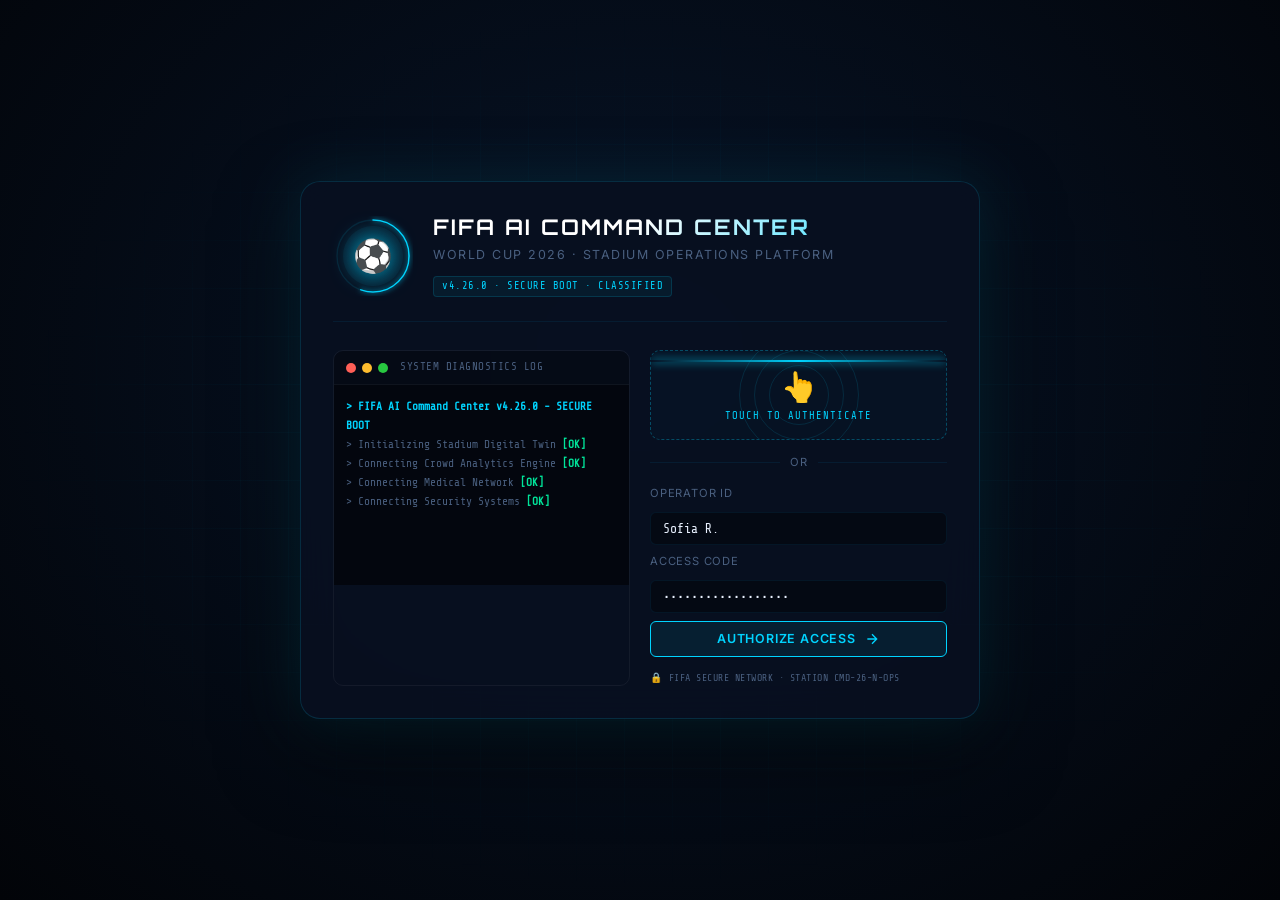
<file: index.html>
<!DOCTYPE html>
<html lang="en">

<head>
  <meta charset="UTF-8">
  <meta name="viewport" content="width=device-width, initial-scale=1.0">
  <meta name="description"
    content="FIFA AI Command Center — Intelligent Stadium Operations Platform for FIFA World Cup 2026. Real-time AI-powered crowd analytics, security, emergency response, and fan services.">
  <meta name="theme-color" content="#050811">
  <title>FIFA AI Command Center · Stadium Operations Platform 2026</title>
  <link rel="stylesheet" href="./css/style.css">
  <link rel="preconnect" href="https://fonts.googleapis.com">
  <link rel="preconnect" href="https://fonts.gstatic.com" crossorigin>
  <link
    href="https://fonts.googleapis.com/css2?family=Inter:wght@300;400;500;600;700;800&family=Share+Tech+Mono&family=Orbitron:wght@400;600;700;900&display=swap"
    rel="stylesheet">
</head>

<body>

  <!-- ============================================ -->
  <!-- BOOT SEQUENCE OVERLAY -->
  <!-- ============================================ -->
  <div id="boot-screen" class="boot-screen" role="dialog" aria-modal="true" aria-label="System authentication">
    <div class="boot-bg-grid" aria-hidden="true"></div>
    <div class="boot-particles" aria-hidden="true" id="boot-particles"></div>

    <div class="boot-container">
      <!-- Header -->
      <div class="boot-header">
        <div class="boot-logo-ring" aria-hidden="true">
          <div class="boot-logo-inner">
            <span class="boot-logo-icon">⚽</span>
          </div>
          <svg class="boot-ring-svg" viewBox="0 0 120 120" aria-hidden="true">
            <circle cx="60" cy="60" r="54" class="boot-ring-track" />
            <circle cx="60" cy="60" r="54" class="boot-ring-progress" id="boot-ring-progress" />
          </svg>
        </div>
        <div class="boot-header-text">
          <h1 class="boot-title">FIFA AI COMMAND CENTER</h1>
          <p class="boot-subtitle">WORLD CUP 2026 · STADIUM OPERATIONS PLATFORM</p>
          <div class="boot-version-tag">v4.26.0 · SECURE BOOT · CLASSIFIED</div>
        </div>
      </div>

      <!-- Body: Terminal + Controls -->
      <div class="boot-body">
        <!-- Terminal log -->
        <div class="boot-terminal-wrapper">
          <div class="boot-terminal-header">
            <span class="terminal-dot red"></span>
            <span class="terminal-dot yellow"></span>
            <span class="terminal-dot green"></span>
            <span class="terminal-title">SYSTEM DIAGNOSTICS LOG</span>
          </div>
          <div class="boot-terminal" id="boot-log-terminal" role="log" aria-live="polite">
            <div class="terminal-init-line">&gt; FIFA Security Module initialized. Awaiting biometric authorization...
            </div>
          </div>
        </div>

        <!-- Auth controls -->
        <div class="boot-controls-wrapper">
          <!-- Biometric scanner -->
          <button class="biometric-scanner-btn" id="boot-biometric-btn"
            aria-label="Activate biometric fingerprint scanner to authorize access">
            <div class="biometric-rings" aria-hidden="true">
              <div class="bio-ring bio-ring-1"></div>
              <div class="bio-ring bio-ring-2"></div>
              <div class="bio-ring bio-ring-3"></div>
            </div>
            <span class="scan-finger-icon" aria-hidden="true">👆</span>
            <div class="scanner-bar" aria-hidden="true"></div>
            <span class="scanner-text">TOUCH TO AUTHENTICATE</span>
          </button>

          <div class="boot-divider">
            <span>OR</span>
          </div>

          <!-- Manual login -->
          <form class="boot-form" id="boot-login-form" aria-label="Manual operator login">
            <label class="boot-form-label" for="boot-username">Operator ID</label>
            <input type="text" id="boot-username" class="boot-input" placeholder="Enter operator ID" value="Sofia R."
              autocomplete="username" required>

            <label class="boot-form-label" for="boot-password">Access Code</label>
            <input type="password" id="boot-password" class="boot-input" placeholder="Enter access code"
              value="FIFA-2026-STAD-OPS" autocomplete="current-password" required>

            <button type="submit" class="boot-submit-btn" id="boot-authorize-btn">
              <span>AUTHORIZE ACCESS</span>
              <svg width="16" height="16" viewBox="0 0 24 24" fill="none" stroke="currentColor" stroke-width="2"
                aria-hidden="true">
                <path d="M5 12h14M12 5l7 7-7 7" />
              </svg>
            </button>
          </form>

          <div class="boot-security-badge">
            <span>🔒</span>
            <span>FIFA SECURE NETWORK · STATION CMD-26-N-OPS</span>
          </div>
        </div>
      </div>
    </div>
  </div>

  <!-- ============================================ -->
  <!-- FLOATING NOTIFICATIONS TOASTER -->
  <!-- ============================================ -->
  <div id="notification-toaster" class="notification-toaster" aria-live="polite" aria-label="Live operational alerts">
  </div>

  <!-- Emergency alarm overlay -->
  <div id="alarm-overlay" class="emergency-alarm-overlay" aria-hidden="true"></div>

  <!-- ============================================ -->
  <!-- TOP NAVIGATION HEADER -->
  <!-- ============================================ -->
  <header class="layout-header" role="banner">
    <!-- Left: Logo + Brand -->
    <div class="logo-container">
      <div class="logo-icon" aria-hidden="true">
        <span>⚽</span>
      </div>
      <div class="logo-text-group">
        <span class="logo-text">FIFA AI Command Center</span>
        <span class="logo-tagline">Stadium Operations Platform</span>
      </div>
    </div>

    <!-- Center: Match + Stadium Info -->
    <div class="header-center" role="status" aria-label="Current match information">
      <div class="match-info-widget">
        <div class="live-pulse-dot" aria-hidden="true"></div>
        <div class="match-score-display">
          <span class="match-team">ARG</span>
          <span class="match-score" id="match-score-home">2</span>
          <span class="match-separator">–</span>
          <span class="match-score" id="match-score-away">2</span>
          <span class="match-team">FRA</span>
        </div>
        <div class="match-meta">
          <span id="match-minute-badge" class="match-minute">HT</span>
          <span class="match-venue">MetLife Stadium · NJ</span>
        </div>
      </div>

      <div class="header-center-divider" aria-hidden="true"></div>

      <div class="header-telemetry">
        <div class="header-tel-item">
          <span class="header-tel-label">TIME</span>
          <span class="header-tel-value mono" id="hud-clock">--:--:--</span>
        </div>
        <div class="header-tel-item">
          <span class="header-tel-label">WEATHER</span>
          <span class="header-tel-value" id="hud-weather">☀️ 24°C</span>
        </div>
        <div class="header-tel-item">
          <span class="header-tel-label">STATUS</span>
          <span class="header-tel-value" id="hud-system-status-badge">
            <span class="status-dot green" aria-hidden="true"></span>
            OPERATIONAL
          </span>
        </div>
      </div>
    </div>

    <!-- Right: Actions + Profile -->
    <div class="header-right">
      <button class="header-icon-btn" id="notif-bell" aria-label="View notifications" title="Notifications">
        <span aria-hidden="true">🔔</span>
        <span class="notification-badge" id="notif-badge" aria-label="3 unread notifications">3</span>
      </button>

      <button class="header-icon-btn" aria-label="System settings" title="Settings">
        <svg width="18" height="18" viewBox="0 0 24 24" fill="none" stroke="currentColor" stroke-width="1.5"
          aria-hidden="true">
          <circle cx="12" cy="12" r="3" />
          <path
            d="M19.4 15a1.65 1.65 0 0 0 .33 1.82l.06.06a2 2 0 0 1-2.83 2.83l-.06-.06a1.65 1.65 0 0 0-1.82-.33 1.65 1.65 0 0 0-1 1.51V21a2 2 0 0 1-4 0v-.09A1.65 1.65 0 0 0 9 19.4a1.65 1.65 0 0 0-1.82.33l-.06.06a2 2 0 0 1-2.83-2.83l.06-.06A1.65 1.65 0 0 0 4.68 15a1.65 1.65 0 0 0-1.51-1H3a2 2 0 0 1 0-4h.09A1.65 1.65 0 0 0 4.6 9a1.65 1.65 0 0 0-.33-1.82l-.06-.06a2 2 0 0 1 2.83-2.83l.06.06A1.65 1.65 0 0 0 9 4.68a1.65 1.65 0 0 0 1-1.51V3a2 2 0 0 1 4 0v.09a1.65 1.65 0 0 0 1 1.51 1.65 1.65 0 0 0 1.82-.33l.06-.06a2 2 0 0 1 2.83 2.83l-.06.06A1.65 1.65 0 0 0 19.4 9a1.65 1.65 0 0 0 1.51 1H21a2 2 0 0 1 0 4h-.09a1.65 1.65 0 0 0-1.51 1z" />
        </svg>
      </button>

      <div class="operator-profile" role="img" aria-label="Logged in as Lead Operator Sofia R.">
        <div class="operator-avatar" aria-hidden="true">SR</div>
        <div class="operator-info">
          <span class="operator-name">Sofia R.</span>
          <span class="operator-role">Lead Operator</span>
        </div>
      </div>
    </div>
  </header>

  <!-- ============================================ -->
  <!-- MAIN LAYOUT GRID -->
  <!-- ============================================ -->
  <div class="layout-container">

    <!-- LEFT SIDEBAR NAVIGATION -->
    <aside class="sidebar" aria-label="Operations Navigation Menu">
      <nav aria-label="Main navigation">
        <ul class="nav-list" role="list">
          <li class="nav-item active" data-tab="dashboard" role="listitem">
            <button aria-label="Dashboard Overview" aria-current="page">
              <span class="nav-icon" aria-hidden="true">
                <svg width="18" height="18" viewBox="0 0 24 24" fill="none" stroke="currentColor" stroke-width="1.5">
                  <rect x="3" y="3" width="7" height="7" />
                  <rect x="14" y="3" width="7" height="7" />
                  <rect x="3" y="14" width="7" height="7" />
                  <rect x="14" y="14" width="7" height="7" />
                </svg>
              </span>
              <span class="nav-label">Dashboard</span>
            </button>
          </li>
          <li class="nav-item" data-tab="crowd" role="listitem">
            <button aria-label="Crowd Intelligence module">
              <span class="nav-icon" aria-hidden="true">
                <svg width="18" height="18" viewBox="0 0 24 24" fill="none" stroke="currentColor" stroke-width="1.5">
                  <path d="M17 21v-2a4 4 0 0 0-4-4H5a4 4 0 0 0-4 4v2" />
                  <circle cx="9" cy="7" r="4" />
                  <path d="M23 21v-2a4 4 0 0 0-3-3.87" />
                  <path d="M16 3.13a4 4 0 0 1 0 7.75" />
                </svg>
              </span>
              <span class="nav-label">Crowd Intel</span>
              <span class="nav-alert-dot" aria-label="Alert" aria-hidden="true"></span>
            </button>
          </li>
          <li class="nav-item" data-tab="navigation" role="listitem">
            <button aria-label="Smart Navigation routing">
              <span class="nav-icon" aria-hidden="true">
                <svg width="18" height="18" viewBox="0 0 24 24" fill="none" stroke="currentColor" stroke-width="1.5">
                  <polygon points="3,11 22,2 13,21 11,13 3,11" />
                </svg>
              </span>
              <span class="nav-label">Navigation</span>
            </button>
          </li>
          <li class="nav-item" data-tab="emergency" role="listitem">
            <button aria-label="Emergency Command Center">
              <span class="nav-icon" aria-hidden="true">
                <svg width="18" height="18" viewBox="0 0 24 24" fill="none" stroke="currentColor" stroke-width="1.5">
                  <path d="M10.29 3.86L1.82 18a2 2 0 0 0 1.71 3h16.94a2 2 0 0 0 1.71-3L13.71 3.86a2 2 0 0 0-3.42 0z" />
                  <line x1="12" y1="9" x2="12" y2="13" />
                  <line x1="12" y1="17" x2="12.01" y2="17" />
                </svg>
              </span>
              <span class="nav-label">Emergency Ops</span>
            </button>
          </li>
          <li class="nav-item" data-tab="volunteer" role="listitem">
            <button aria-label="Volunteer Hub management">
              <span class="nav-icon" aria-hidden="true">
                <svg width="18" height="18" viewBox="0 0 24 24" fill="none" stroke="currentColor" stroke-width="1.5">
                  <path
                    d="M20.84 4.61a5.5 5.5 0 0 0-7.78 0L12 5.67l-1.06-1.06a5.5 5.5 0 0 0-7.78 7.78l1.06 1.06L12 21.23l7.78-7.78 1.06-1.06a5.5 5.5 0 0 0 0-7.78z" />
                </svg>
              </span>
              <span class="nav-label">Volunteer Hub</span>
            </button>
          </li>
          <li class="nav-item" data-tab="fan" role="listitem">
            <button aria-label="Fan Assistant AI chatbot">
              <span class="nav-icon" aria-hidden="true">
                <svg width="18" height="18" viewBox="0 0 24 24" fill="none" stroke="currentColor" stroke-width="1.5">
                  <path d="M21 15a2 2 0 0 1-2 2H7l-4 4V5a2 2 0 0 1 2-2h14a2 2 0 0 1 2 2z" />
                </svg>
              </span>
              <span class="nav-label">Fan Assistant</span>
            </button>
          </li>
          <li class="nav-item" data-tab="translation" role="listitem">
            <button aria-label="AI Multi-language Translator">
              <span class="nav-icon" aria-hidden="true">
                <svg width="18" height="18" viewBox="0 0 24 24" fill="none" stroke="currentColor" stroke-width="1.5">
                  <circle cx="12" cy="12" r="10" />
                  <line x1="2" y1="12" x2="22" y2="12" />
                  <path
                    d="M12 2a15.3 15.3 0 0 1 4 10 15.3 15.3 0 0 1-4 10 15.3 15.3 0 0 1-4-10 15.3 15.3 0 0 1 4-10z" />
                </svg>
              </span>
              <span class="nav-label">AI Translator</span>
            </button>
          </li>
          <li class="nav-item" data-tab="sustainability" role="listitem">
            <button aria-label="Sustainability monitor">
              <span class="nav-icon" aria-hidden="true">
                <svg width="18" height="18" viewBox="0 0 24 24" fill="none" stroke="currentColor" stroke-width="1.5">
                  <path d="M5 3l14 9-14 9V3z" />
                </svg>
              </span>
              <span class="nav-label">Sustainability</span>
            </button>
          </li>
          <li class="nav-item" data-tab="analytics" role="listitem">
            <button aria-label="Executive Analytics and Reports">
              <span class="nav-icon" aria-hidden="true">
                <svg width="18" height="18" viewBox="0 0 24 24" fill="none" stroke="currentColor" stroke-width="1.5">
                  <line x1="18" y1="20" x2="18" y2="10" />
                  <line x1="12" y1="20" x2="12" y2="4" />
                  <line x1="6" y1="20" x2="6" y2="14" />
                </svg>
              </span>
              <span class="nav-label">Analytics</span>
            </button>
          </li>
          <li class="nav-item nav-item-settings" data-tab="settings" role="listitem">
            <button aria-label="System Configuration Settings">
              <span class="nav-icon" aria-hidden="true">
                <svg width="18" height="18" viewBox="0 0 24 24" fill="none" stroke="currentColor" stroke-width="1.5">
                  <circle cx="12" cy="12" r="3" />
                  <path
                    d="M19.4 15a1.65 1.65 0 0 0 .33 1.82l.06.06a2 2 0 0 1-2.83 2.83l-.06-.06a1.65 1.65 0 0 0-1.82-.33 1.65 1.65 0 0 0-1 1.51V21a2 2 0 0 1-4 0v-.09A1.65 1.65 0 0 0 9 19.4a1.65 1.65 0 0 0-1.82.33l-.06.06a2 2 0 0 1-2.83-2.83l.06-.06A1.65 1.65 0 0 0 4.68 15a1.65 1.65 0 0 0-1.51-1H3a2 2 0 0 1 0-4h.09A1.65 1.65 0 0 0 4.6 9a1.65 1.65 0 0 0-.33-1.82l-.06-.06a2 2 0 0 1 2.83-2.83l.06.06A1.65 1.65 0 0 0 9 4.68a1.65 1.65 0 0 0 1-1.51V3a2 2 0 0 1 4 0v.09a1.65 1.65 0 0 0 1 1.51 1.65 1.65 0 0 0 1.82-.33l.06-.06a2 2 0 0 1 2.83 2.83l-.06.06A1.65 1.65 0 0 0 19.4 9a1.65 1.65 0 0 0 1.51 1H21a2 2 0 0 1 0 4h-.09a1.65 1.65 0 0 0-1.51 1z" />
                </svg>
              </span>
              <span class="nav-label">Settings</span>
            </button>
          </li>
        </ul>
      </nav>

      <!-- Sidebar bottom status -->
      <div class="sidebar-footer">
        <div class="sidebar-system-health">
          <div class="sys-health-item">
            <span class="sys-dot green" aria-hidden="true"></span>
            <span>AI Engine</span>
          </div>
          <div class="sys-health-item">
            <span class="sys-dot green" aria-hidden="true"></span>
            <span>Sensor Mesh</span>
          </div>
          <div class="sys-health-item">
            <span class="sys-dot yellow" aria-hidden="true"></span>
            <span>CCTV Feed</span>
          </div>
        </div>
      </div>
    </aside>

    <!-- MAIN VIEWPORT -->
    <main class="main-viewport" id="main-viewport">

      <!-- ============================================ -->
      <!-- MODULE: MAIN DASHBOARD -->
      <!-- ============================================ -->
      <section id="module-dashboard" class="viewport-module active" aria-label="Dashboard overview">

        <!-- Hero heading -->
        <div class="dashboard-hero" aria-labelledby="dashboard-title">
          <div class="dashboard-hero-text">
            <h2 id="dashboard-title" class="dashboard-heading">FIFA AI Command Center</h2>
            <p class="dashboard-subheading">AI-powered Stadium Operations Platform for FIFA World Cup 2026</p>
          </div>
          <div class="dashboard-hero-actions">
            <button class="action-btn primary" id="btn-gen-emergency" aria-label="Generate Emergency Plan">
              <svg width="14" height="14" viewBox="0 0 24 24" fill="none" stroke="currentColor" stroke-width="2"
                aria-hidden="true">
                <path d="M10.29 3.86L1.82 18a2 2 0 0 0 1.71 3h16.94a2 2 0 0 0 1.71-3L13.71 3.86a2 2 0 0 0-3.42 0z" />
              </svg>
              Emergency Plan
            </button>
            <button class="action-btn secondary" id="btn-announcement" aria-label="Create Announcement">
              <svg width="14" height="14" viewBox="0 0 24 24" fill="none" stroke="currentColor" stroke-width="2"
                aria-hidden="true">
                <polygon points="11 5 6 9 2 9 2 15 6 15 11 19 11 5" />
                <path d="M19.07 4.93a10 10 0 0 1 0 14.14M15.54 8.46a5 5 0 0 1 0 7.07" />
              </svg>
              Announcement
            </button>
            <button class="action-btn secondary" id="btn-heatmap" aria-label="View Crowd Heatmap">
              <svg width="14" height="14" viewBox="0 0 24 24" fill="none" stroke="currentColor" stroke-width="2"
                aria-hidden="true">
                <circle cx="12" cy="12" r="10" />
                <path d="M8 14s1.5 2 4 2 4-2 4-2" />
                <line x1="9" y1="9" x2="9.01" y2="9" />
                <line x1="15" y1="9" x2="15.01" y2="9" />
              </svg>
              Crowd Heatmap
            </button>
            <button class="action-btn secondary" id="btn-export" aria-label="Export Report">
              <svg width="14" height="14" viewBox="0 0 24 24" fill="none" stroke="currentColor" stroke-width="2"
                aria-hidden="true">
                <path d="M21 15v4a2 2 0 0 1-2 2H5a2 2 0 0 1-2-2v-4" />
                <polyline points="7 10 12 15 17 10" />
                <line x1="12" y1="15" x2="12" y2="3" />
              </svg>
              Export Report
            </button>
          </div>
        </div>

        <!-- Stadium Status Card + KPI Row -->
        <div class="stadium-status-row">
          <!-- Main Stadium Status -->
          <div class="stadium-status-card glass-card" aria-label="Stadium operational status">
            <div class="status-card-header">
              <div class="status-indicator-group">
                <span class="status-pulse green" aria-hidden="true"></span>
                <span class="status-label">Stadium Status</span>
              </div>
              <span class="status-value-badge green">OPERATIONAL</span>
            </div>
            <div class="status-metrics-grid">
              <div class="status-metric">
                <div class="status-metric-label">Match Starts In</div>
                <div class="status-metric-value mono" id="match-countdown">01:24:36</div>
              </div>
              <div class="status-metric">
                <div class="status-metric-label">Fans Inside</div>
                <div class="status-metric-value mono" id="fans-inside-count">68,450</div>
              </div>
              <div class="status-metric">
                <div class="status-metric-label">Capacity</div>
                <div class="status-metric-value mono">82,500</div>
              </div>
              <div class="status-metric">
                <div class="status-metric-label">Crowd Density</div>
                <div class="status-metric-value mono" id="density-pct">
                  <span id="density-val">78</span>%
                  <div class="density-bar">
                    <div class="density-fill" id="density-fill" style="width:78%"></div>
                  </div>
                </div>
              </div>
            </div>
          </div>

          <!-- KPI Cards -->
          <div class="kpi-strip" aria-label="Key Performance Indicators">
            <div class="kpi-card glass-card" tabindex="0" aria-label="Fans Inside: 68,450 — up trend">
              <div class="kpi-icon">👥</div>
              <div class="kpi-content">
                <div class="kpi-label">Fans Inside</div>
                <div class="kpi-value-big" id="kpi-fans">68,450</div>
                <div class="kpi-trend up">↑ +2.1%</div>
              </div>
              <svg class="kpi-sparkline" viewBox="0 0 60 30" aria-hidden="true">
                <polyline class="sparkline-line" points="0,25 10,20 20,22 30,15 40,18 50,10 60,8" />
              </svg>
            </div>

            <div class="kpi-card glass-card" tabindex="0" aria-label="Active Gates: 5 of 6 operational">
              <div class="kpi-icon">🚪</div>
              <div class="kpi-content">
                <div class="kpi-label">Active Gates</div>
                <div class="kpi-value-big">5 / 6</div>
                <div class="kpi-trend warning">⚠ Gate F congested</div>
              </div>
              <div class="kpi-ring" aria-hidden="true">
                <svg viewBox="0 0 36 36">
                  <circle class="ring-bg" cx="18" cy="18" r="15.9" />
                  <circle class="ring-fill green" cx="18" cy="18" r="15.9" stroke-dasharray="83 17" />
                </svg>
                <span class="ring-label">83%</span>
              </div>
            </div>

            <div class="kpi-card glass-card" tabindex="0" aria-label="Medical Incidents: 0 active">
              <div class="kpi-icon">🚑</div>
              <div class="kpi-content">
                <div class="kpi-label">Medical Incidents</div>
                <div class="kpi-value-big ok" id="kpi-medical">0</div>
                <div class="kpi-trend ok">✓ All units ready</div>
              </div>
              <svg class="kpi-sparkline" viewBox="0 0 60 30" aria-hidden="true">
                <polyline class="sparkline-line green" points="0,28 10,28 20,28 30,5 40,28 50,28 60,28" />
              </svg>
            </div>

            <div class="kpi-card glass-card" tabindex="0" aria-label="Security Alerts: 1 active">
              <div class="kpi-icon">🚓</div>
              <div class="kpi-content">
                <div class="kpi-label">Security Alerts</div>
                <div class="kpi-value-big warning" id="kpi-security">1</div>
                <div class="kpi-trend warning">↑ Gate F review</div>
              </div>
              <div class="kpi-ring" aria-hidden="true">
                <svg viewBox="0 0 36 36">
                  <circle class="ring-bg" cx="18" cy="18" r="15.9" />
                  <circle class="ring-fill yellow" cx="18" cy="18" r="15.9" stroke-dasharray="15 85" />
                </svg>
                <span class="ring-label">Low</span>
              </div>
            </div>

            <div class="kpi-card glass-card" tabindex="0" aria-label="Transport Status: 92% on-time">
              <div class="kpi-icon">🚆</div>
              <div class="kpi-content">
                <div class="kpi-label">Transport</div>
                <div class="kpi-value-big ok" id="kpi-transport">92%</div>
                <div class="kpi-trend ok">✓ Metro on schedule</div>
              </div>
              <svg class="kpi-sparkline" viewBox="0 0 60 30" aria-hidden="true">
                <polyline class="sparkline-line" points="0,20 10,22 20,18 30,15 40,12 50,14 60,10" />
              </svg>
            </div>

            <div class="kpi-card glass-card" tabindex="0" aria-label="Energy Usage: 480 kW net draw">
              <div class="kpi-icon">⚡</div>
              <div class="kpi-content">
                <div class="kpi-label">Energy Usage</div>
                <div class="kpi-value-big mono" id="kpi-energy">480 kW</div>
                <div class="kpi-trend ok">Solar: 350 kW offset</div>
              </div>
              <div class="kpi-ring" aria-hidden="true">
                <svg viewBox="0 0 36 36">
                  <circle class="ring-bg" cx="18" cy="18" r="15.9" />
                  <circle class="ring-fill blue" cx="18" cy="18" r="15.9" stroke-dasharray="58 42" />
                </svg>
                <span class="ring-label">58%</span>
              </div>
            </div>

            <div class="kpi-card glass-card" tabindex="0" aria-label="Weather: Clear, 24 degrees Celsius">
              <div class="kpi-icon">🌤</div>
              <div class="kpi-content">
                <div class="kpi-label">Weather</div>
                <div class="kpi-value-big" id="kpi-weather">24°C</div>
                <div class="kpi-trend ok">Clear · Wind 12 km/h</div>
              </div>
              <svg class="kpi-sparkline" viewBox="0 0 60 30" aria-hidden="true">
                <polyline class="sparkline-line blue" points="0,15 10,14 20,16 30,15 40,13 50,15 60,14" />
              </svg>
            </div>
          </div>
        </div>

        <!-- Main content row: Stadium Map + Logs + Timeline -->
        <div class="dashboard-main-grid">

          <!-- Stadium Digital Twin -->
          <div class="glass-card stadium-twin-card" aria-label="Interactive stadium digital twin">
            <div class="card-header">
              <div class="card-title">
                <span class="card-tag">TWIN</span>
                Stadium Digital Twin — Live Telemetry
              </div>
              <div class="card-header-actions">
                <span class="live-badge" aria-label="Live data">● LIVE</span>
              </div>
            </div>

            <div class="stadium-container">
              <svg class="stadium-svg" viewBox="0 0 600 600" role="img"
                aria-label="Interactive top-down stadium map showing gates and sections">
                <defs>
                  <radialGradient id="field-grad" cx="50%" cy="50%" r="50%">
                    <stop offset="0%" stop-color="#1a4a2e" />
                    <stop offset="100%" stop-color="#143d26" />
                  </radialGradient>
                  <filter id="gate-glow" x="-50%" y="-50%" width="200%" height="200%">
                    <feGaussianBlur stdDeviation="3" result="blur" />
                    <feMerge>
                      <feMergeNode in="blur" />
                      <feMergeNode in="SourceGraphic" />
                    </feMerge>
                  </filter>
                  <!-- Animated crowd flow gradient -->
                  <linearGradient id="flow-grad-a" x1="0%" y1="0%" x2="100%" y2="0%">
                    <stop offset="0%" stop-color="transparent" />
                    <stop offset="50%" stop-color="#00f0ff" stop-opacity="0.8" />
                    <stop offset="100%" stop-color="transparent" />
                  </linearGradient>
                </defs>

                <!-- Outer stadium ring -->
                <ellipse cx="300" cy="300" rx="265" ry="265" class="svg-outer-ring" />
                <ellipse cx="300" cy="300" rx="240" ry="240" class="svg-inner-ring" />

                <!-- Seating sections - Level 100 -->
                <path id="svg-sec-101" d="M 310 240 L 390 160 A 130 130 0 0 1 440 300 L 360 300 Z"
                  class="svg-section-polygon" />
                <path id="svg-sec-102" d="M 360 300 L 440 300 A 130 130 0 0 1 390 440 L 310 360 Z"
                  class="svg-section-polygon" />
                <path id="svg-sec-103" d="M 290 360 L 210 440 A 130 130 0 0 1 160 300 L 240 300 Z"
                  class="svg-section-polygon" />
                <path id="svg-sec-104" d="M 240 300 L 160 300 A 130 130 0 0 1 210 160 L 290 240 Z"
                  class="svg-section-polygon" />

                <!-- Seating sections - Level 200 -->
                <path id="svg-sec-201" d="M 210 150 A 140 140 0 0 1 390 150 L 410 120 A 180 180 0 0 0 190 120 Z"
                  class="svg-section-polygon outer-section" />
                <path id="svg-sec-202" d="M 450 170 A 140 140 0 0 1 450 430 L 490 470 A 180 180 0 0 0 490 130 Z"
                  class="svg-section-polygon outer-section" />
                <path id="svg-sec-203" d="M 390 450 A 140 140 0 0 1 210 450 L 190 480 A 180 180 0 0 0 410 480 Z"
                  class="svg-section-polygon outer-section" />
                <path id="svg-sec-204" d="M 150 430 A 140 140 0 0 1 150 170 L 110 130 A 180 180 0 0 0 110 470 Z"
                  class="svg-section-polygon outer-section" />

                <!-- Football pitch -->
                <rect x="225" y="248" width="150" height="104" fill="url(#field-grad)" rx="3"
                  stroke="rgba(255,255,255,0.07)" stroke-width="1" />
                <line x1="300" y1="248" x2="300" y2="352" stroke="rgba(255,255,255,0.07)" stroke-width="1" />
                <circle cx="300" cy="300" r="28" fill="none" stroke="rgba(255,255,255,0.07)" stroke-width="1" />
                <circle cx="300" cy="300" r="3" fill="rgba(255,255,255,0.15)" />

                <!-- Animated crowd flow paths -->
                <path d="M 300 70 Q 370 150 440 300" class="flow-path" id="flow-path-a" />
                <path d="M 300 70 Q 230 150 160 300" class="flow-path" id="flow-path-b" />
                <path d="M 300 530 Q 370 450 440 300" class="flow-path" id="flow-path-c" />
                <path d="M 300 530 Q 230 450 160 300" class="flow-path" id="flow-path-d" />

                <!-- Navigation route path -->
                <path id="svg-nav-path" d="" class="navigation-path" />

                <!-- POI Markers -->
                <text x="300" y="98" font-size="14" text-anchor="middle" class="svg-poi-marker"
                  id="svg-poi-wc_north">🚽</text>
                <text x="300" y="502" font-size="14" text-anchor="middle" class="svg-poi-marker"
                  id="svg-poi-wc_south">🚽</text>
                <text x="478" y="305" font-size="14" text-anchor="middle" class="svg-poi-marker"
                  id="svg-poi-wc_east">🚽</text>
                <text x="122" y="305" font-size="14" text-anchor="middle" class="svg-poi-marker"
                  id="svg-poi-wc_west">🚽</text>
                <text x="400" y="275" font-size="14" text-anchor="middle" class="svg-poi-marker"
                  id="svg-poi-med_east">🏥</text>
                <text x="200" y="335" font-size="14" text-anchor="middle" class="svg-poi-marker"
                  id="svg-poi-med_west">🏥</text>
                <text x="370" y="118" font-size="13" text-anchor="middle" class="svg-poi-marker"
                  id="svg-poi-food_north">🍔</text>
                <text x="230" y="482" font-size="13" text-anchor="middle" class="svg-poi-marker"
                  id="svg-poi-food_south">🍔</text>
                <text x="300" y="42" font-size="13" text-anchor="middle" class="svg-poi-marker"
                  id="svg-poi-exit_north">🚪</text>
                <text x="300" y="562" font-size="13" text-anchor="middle" class="svg-poi-marker"
                  id="svg-poi-exit_south">🚪</text>
                <text x="550" y="305" font-size="16" text-anchor="middle" class="svg-poi-marker"
                  id="svg-poi-transport_metro">🚇</text>
                <text x="50" y="305" font-size="16" text-anchor="middle" class="svg-poi-marker"
                  id="svg-poi-transport_bus">🚌</text>

                <!-- Gate Nodes -->
                <g id="svg-gate-A" class="svg-gate-group" tabindex="0" role="button"
                  aria-label="Gate A - North - Low congestion">
                  <circle cx="300" cy="70" r="16" class="svg-gate-glow" fill="var(--neon-green)" opacity="0.2" />
                  <circle cx="300" cy="70" r="11" class="svg-gate-point" fill="var(--neon-green)"
                    filter="url(#gate-glow)" />
                  <text x="300" y="74" class="svg-gate-label">A</text>
                </g>
                <g id="svg-gate-B" class="svg-gate-group" tabindex="0" role="button"
                  aria-label="Gate B - North-East - High congestion">
                  <circle cx="460" cy="140" r="16" class="svg-gate-glow" fill="var(--neon-orange)" opacity="0.25" />
                  <circle cx="460" cy="140" r="11" class="svg-gate-point" fill="var(--neon-orange)"
                    filter="url(#gate-glow)" />
                  <text x="460" y="144" class="svg-gate-label">B</text>
                </g>
                <g id="svg-gate-C" class="svg-gate-group" tabindex="0" role="button"
                  aria-label="Gate C - South-East - Moderate congestion">
                  <circle cx="460" cy="460" r="16" class="svg-gate-glow" fill="var(--neon-yellow)" opacity="0.25" />
                  <circle cx="460" cy="460" r="11" class="svg-gate-point" fill="var(--neon-yellow)"
                    filter="url(#gate-glow)" />
                  <text x="460" y="464" class="svg-gate-label">C</text>
                </g>
                <g id="svg-gate-D" class="svg-gate-group" tabindex="0" role="button"
                  aria-label="Gate D - South - Low congestion">
                  <circle cx="300" cy="530" r="16" class="svg-gate-glow" fill="var(--neon-green)" opacity="0.2" />
                  <circle cx="300" cy="530" r="11" class="svg-gate-point" fill="var(--neon-green)"
                    filter="url(#gate-glow)" />
                  <text x="300" y="534" class="svg-gate-label">D</text>
                </g>
                <g id="svg-gate-E" class="svg-gate-group" tabindex="0" role="button"
                  aria-label="Gate E - South-West - Low congestion">
                  <circle cx="140" cy="460" r="16" class="svg-gate-glow" fill="var(--neon-green)" opacity="0.2" />
                  <circle cx="140" cy="460" r="11" class="svg-gate-point" fill="var(--neon-green)"
                    filter="url(#gate-glow)" />
                  <text x="140" y="464" class="svg-gate-label">E</text>
                </g>
                <g id="svg-gate-F" class="svg-gate-group" tabindex="0" role="button"
                  aria-label="Gate F - North-West - Critical congestion">
                  <circle cx="140" cy="140" r="16" class="svg-gate-glow" fill="var(--neon-red)" opacity="0.35" />
                  <circle cx="140" cy="140" r="11" class="svg-gate-point gate-critical" fill="var(--neon-red)"
                    filter="url(#gate-glow)" />
                  <text x="140" y="144" class="svg-gate-label">F</text>
                </g>
              </svg>

              <!-- Gate tooltip overlay -->
              <div id="gate-tooltip" class="gate-tooltip" role="tooltip" aria-hidden="true">
                <div class="gate-tooltip-header">
                  <span class="gate-tooltip-name" id="tooltip-gate-name">Gate A</span>
                  <span class="gate-tooltip-status" id="tooltip-gate-status">NOMINAL</span>
                </div>
                <div class="gate-tooltip-body">
                  <div class="tooltip-metric"><span>Crowd</span><strong id="tooltip-crowd">—</strong></div>
                  <div class="tooltip-metric"><span>Queue Time</span><strong id="tooltip-queue">—</strong></div>
                  <div class="tooltip-metric"><span>Occupancy</span><strong id="tooltip-occ">—</strong></div>
                  <div class="tooltip-metric"><span>Security Level</span><strong id="tooltip-security">—</strong></div>
                  <div class="tooltip-metric"><span>Medical Team</span><strong id="tooltip-medical">—</strong></div>
                </div>
                <div class="gate-tooltip-ai" id="tooltip-ai-rec">
                  <span class="tooltip-ai-label">🤖 AI</span>
                  <span id="tooltip-ai-text">—</span>
                </div>
              </div>
            </div>

            <!-- Map legend -->
            <div class="map-legend" aria-label="Map legend">
              <span class="legend-item"><span class="legend-dot" style="background:var(--neon-green)"></span>Low</span>
              <span class="legend-item"><span class="legend-dot"
                  style="background:var(--neon-yellow)"></span>Moderate</span>
              <span class="legend-item"><span class="legend-dot"
                  style="background:var(--neon-orange)"></span>High</span>
              <span class="legend-item"><span class="legend-dot"
                  style="background:var(--neon-red)"></span>Critical</span>
            </div>
          </div>

          <!-- Right column: Logs + CCTV + Timeline -->
          <div class="dashboard-right-col">

            <!-- Operations Command Logs -->
            <div class="glass-card logs-card">
              <div class="card-header">
                <div class="card-title">
                  <span class="card-tag">OPS</span>
                  Operations Command Log
                </div>
                <span class="live-badge">● LIVE</span>
              </div>
              <div class="hud-logs" id="hud-logs-wrapper" role="log" aria-live="polite"
                aria-label="Live operations log"></div>
            </div>

            <!-- CCTV Feeds -->
            <div class="glass-card cctv-card">
              <div class="card-header">
                <div class="card-title">
                  <span class="card-tag">CCTV</span>
                  Live Camera Analysis
                </div>
              </div>
              <div class="cameras-grid">
                <div class="camera-feed">
                  <div class="camera-scanline" aria-hidden="true"></div>
                  <div class="camera-overlay">
                    <span>CAM 02 · GATE F</span>
                    <span class="cam-fps">30.0 fps</span>
                  </div>
                  <svg viewBox="0 0 160 90" class="camera-video-mock" aria-hidden="true">
                    <rect width="160" height="90" fill="#060d1a" />
                    <circle cx="40" cy="55" r="5" fill="#1e293b" />
                    <circle cx="58" cy="52" r="5" fill="#1e293b" />
                    <circle cx="76" cy="50" r="5" fill="#1e293b" />
                    <circle cx="94" cy="53" r="5" fill="#1e293b" />
                    <circle cx="112" cy="50" r="5" fill="var(--neon-red)" class="heatmap-pulse" />
                    <circle cx="128" cy="54" r="5" fill="var(--neon-red)" class="heatmap-pulse" />
                  </svg>
                  <div class="camera-analysis alert">⚠ BOTTLENECK DETECTED</div>
                </div>
                <div class="camera-feed">
                  <div class="camera-scanline" aria-hidden="true"></div>
                  <div class="camera-overlay">
                    <span>CAM 05 · GATE B</span>
                    <span class="cam-fps">30.0 fps</span>
                  </div>
                  <svg viewBox="0 0 160 90" class="camera-video-mock" aria-hidden="true">
                    <rect width="160" height="90" fill="#060d1a" />
                    <circle cx="45" cy="48" r="5" fill="#1e293b" />
                    <circle cx="65" cy="52" r="5" fill="#1e293b" />
                    <circle cx="85" cy="47" r="5" fill="#1e293b" />
                    <circle cx="105" cy="50" r="5" fill="var(--neon-orange)" />
                    <circle cx="125" cy="48" r="5" fill="var(--neon-orange)" />
                  </svg>
                  <div class="camera-analysis warn">QUEUE &gt; 12 MIN</div>
                </div>
              </div>
            </div>

            <!-- Live Event Timeline -->
            <div class="glass-card timeline-card">
              <div class="card-header">
                <div class="card-title">
                  <span class="card-tag">LOG</span>
                  Live Event Timeline
                </div>
              </div>
              <div class="event-timeline" id="event-timeline" role="log" aria-live="polite"
                aria-label="Live event timeline"></div>
            </div>
          </div>
        </div>

        <!-- Quick Actions Footer Row -->
        <div class="quick-actions-bar glass-card" role="group" aria-label="Quick action buttons">
          <span class="qa-label">⚡ Quick Actions</span>
          <div class="qa-buttons">
            <button class="qa-btn" id="qa-emergency" aria-label="Generate Emergency Plan">
              <svg width="13" height="13" viewBox="0 0 24 24" fill="none" stroke="currentColor" stroke-width="2"
                aria-hidden="true">
                <path d="M10.29 3.86L1.82 18a2 2 0 0 0 1.71 3h16.94a2 2 0 0 0 1.71-3L13.71 3.86a2 2 0 0 0-3.42 0z" />
              </svg>
              Generate Emergency Plan
            </button>
            <button class="qa-btn" id="qa-announce" aria-label="Create Announcement">
              <svg width="13" height="13" viewBox="0 0 24 24" fill="none" stroke="currentColor" stroke-width="2"
                aria-hidden="true">
                <polygon points="11 5 6 9 2 9 2 15 6 15 11 19 11 5" />
              </svg>
              Create Announcement
            </button>
            <button class="qa-btn" id="qa-heatmap" aria-label="View Crowd Heatmap">
              <svg width="13" height="13" viewBox="0 0 24 24" fill="none" stroke="currentColor" stroke-width="2"
                aria-hidden="true">
                <path d="M21 10c0 7-9 13-9 13s-9-6-9-13a9 9 0 0 1 18 0z" />
              </svg>
              View Crowd Heatmap
            </button>
            <button class="qa-btn" id="qa-medical" aria-label="Locate Medical Team">
              <svg width="13" height="13" viewBox="0 0 24 24" fill="none" stroke="currentColor" stroke-width="2"
                aria-hidden="true">
                <path d="M3 9l9-7 9 7v11a2 2 0 0 1-2 2H5a2 2 0 0 1-2-2z" />
                <polyline points="9 22 9 12 15 12 15 22" />
              </svg>
              Locate Medical Team
            </button>
            <button class="qa-btn" id="qa-translate" aria-label="Translate Announcement">
              <svg width="13" height="13" viewBox="0 0 24 24" fill="none" stroke="currentColor" stroke-width="2"
                aria-hidden="true">
                <circle cx="12" cy="12" r="10" />
                <line x1="2" y1="12" x2="22" y2="12" />
              </svg>
              Translate Announcement
            </button>
            <button class="qa-btn" id="qa-export" aria-label="Export Report">
              <svg width="13" height="13" viewBox="0 0 24 24" fill="none" stroke="currentColor" stroke-width="2"
                aria-hidden="true">
                <path d="M21 15v4a2 2 0 0 1-2 2H5a2 2 0 0 1-2-2v-4" />
                <polyline points="7 10 12 15 17 10" />
              </svg>
              Export Report
            </button>
          </div>
        </div>
      </section>

      <!-- ============================================ -->
      <!-- MODULE: CROWD INTELLIGENCE -->
      <!-- ============================================ -->
      <section id="module-crowd" class="viewport-module" aria-label="Crowd Intelligence">
        <div class="module-header">
          <h2 class="module-title">Crowd Flow Control Desk</h2>
          <span class="module-subtitle">Real-time ingress analytics across all stadium gates</span>
        </div>
        <div class="dashboard-grid">
          <div class="glass-card">
            <div class="card-header">
              <div class="card-title"><span class="card-tag">GATES</span> Active Entrance Telemetry</div>
            </div>
            <div class="gates-list">
              <div class="gate-row">
                <div class="gate-info"><span class="gate-color-dot green"></span><span>Gate A — North</span></div>
                <div class="gate-bar-wrapper">
                  <div class="gate-bar" style="width:35%"></div>
                </div>
                <span id="gate-badge-A" class="status-tag green">3m wait</span>
              </div>
              <div class="gate-row">
                <div class="gate-info"><span class="gate-color-dot orange"></span><span>Gate B — North-East</span></div>
                <div class="gate-bar-wrapper">
                  <div class="gate-bar orange" style="width:80%"></div>
                </div>
                <span id="gate-badge-B" class="status-tag orange">12m wait</span>
              </div>
              <div class="gate-row">
                <div class="gate-info"><span class="gate-color-dot yellow"></span><span>Gate C — South-East</span></div>
                <div class="gate-bar-wrapper">
                  <div class="gate-bar yellow" style="width:55%"></div>
                </div>
                <span id="gate-badge-C" class="status-tag yellow">7m wait</span>
              </div>
              <div class="gate-row">
                <div class="gate-info"><span class="gate-color-dot green"></span><span>Gate D — South</span></div>
                <div class="gate-bar-wrapper">
                  <div class="gate-bar" style="width:20%"></div>
                </div>
                <span id="gate-badge-D" class="status-tag green">2m wait</span>
              </div>
              <div class="gate-row">
                <div class="gate-info"><span class="gate-color-dot green"></span><span>Gate E — South-West</span></div>
                <div class="gate-bar-wrapper">
                  <div class="gate-bar" style="width:42%"></div>
                </div>
                <span id="gate-badge-E" class="status-tag green">4m wait</span>
              </div>
              <div class="gate-row critical-row">
                <div class="gate-info"><span class="gate-color-dot red"></span><span>Gate F — North-West</span></div>
                <div class="gate-bar-wrapper">
                  <div class="gate-bar red" style="width:95%"></div>
                </div>
                <span id="gate-badge-F" class="status-tag red">16m wait ⚠</span>
              </div>
            </div>
            <div id="crowd-detail-panel"
              style="margin-top:16px; padding-top:14px; border-top:1px solid rgba(255,255,255,0.06)"></div>
          </div>
          <div class="glass-card">
            <div class="card-header">
              <div class="card-title"><span class="card-tag">AGENT</span> Crowd AI Agent Reasoning</div>
            </div>
            <div id="crowd-ai-report" style="font-size:0.92rem; line-height:1.6; min-height:120px;"></div>
            <div class="action-box" style="margin-top:auto">
              <p>Click gates on the map to focus AI analysis on specific entrances.</p>
            </div>
          </div>
        </div>
      </section>

      <!-- ============================================ -->
      <!-- MODULE: SMART NAVIGATION -->
      <!-- ============================================ -->
      <section id="module-navigation" class="viewport-module" aria-label="Smart Navigation">
        <div class="module-header">
          <h2 class="module-title">Smart Navigation Dashboard</h2>
          <span class="module-subtitle">AI-optimized indoor routing with accessibility support</span>
        </div>
        <div class="dashboard-grid">
          <div class="glass-card">
            <div class="card-header">
              <div class="card-title"><span class="card-tag">PATH</span> Pathfinding Configuration</div>
            </div>
            <div style="display:flex; flex-direction:column; gap:16px;">
              <div style="display:flex; flex-direction:column; gap:6px;">
                <label for="nav-start-select"
                  style="font-size:0.8rem; color:var(--text-muted); text-transform:uppercase; letter-spacing:0.5px;">Start
                  Node</label>
                <select id="nav-start-select" class="themed-select"></select>
              </div>
              <div style="display:flex; flex-direction:column; gap:6px;">
                <label for="nav-end-select"
                  style="font-size:0.8rem; color:var(--text-muted); text-transform:uppercase; letter-spacing:0.5px;">Destination</label>
                <select id="nav-end-select" class="themed-select"></select>
              </div>
              <div class="toggle-row">
                <span>♿ Wheelchair / Elevator Routing Only</span>
                <label class="toggle-switch">
                  <input type="checkbox" id="nav-access-toggle">
                  <span class="toggle-slider"></span>
                </label>
              </div>
            </div>
          </div>
          <div class="glass-card" id="nav-summary-panel"></div>
        </div>
      </section>

      <!-- ============================================ -->
      <!-- MODULE: EMERGENCY OPS -->
      <!-- ============================================ -->
      <section id="module-emergency" class="viewport-module" aria-label="Emergency Operations Center">
        <div class="module-header">
          <h2 class="module-title" style="color:var(--neon-red)">Incident Simulation Desk</h2>
          <button id="emergency-clear-btn" class="action-btn"
            style="border-color:var(--neon-green); color:var(--neon-green);">✓ Clear All Alarms</button>
        </div>
        <div class="emergency-grid" role="group" aria-label="Emergency incident types">
          <button class="emergency-btn" data-incident="fire" aria-label="Simulate fire hazard"><span>🔥</span>Fire
            Hazard</button>
          <button class="emergency-btn" data-incident="medical"
            aria-label="Simulate medical crisis"><span>❤️</span>Medical Crisis</button>
          <button class="emergency-btn" data-incident="security"
            aria-label="Simulate security breach"><span>🛡️</span>Security Breach</button>
          <button class="emergency-btn" data-incident="lost_child" aria-label="Simulate lost child"><span>👶</span>Lost
            Child</button>
          <button class="emergency-btn" data-incident="power" aria-label="Simulate power outage"><span>⚡</span>Power
            Outage</button>
          <button class="emergency-btn" data-incident="panic" aria-label="Simulate crowd panic"><span>📢</span>Crowd
            Panic</button>
        </div>
        <div class="dashboard-grid">
          <div class="glass-card" id="emergency-incident-status"></div>
          <div style="display:flex; flex-direction:column; gap:16px;">
            <div class="glass-card" style="flex:1;">
              <div class="card-header">
                <div class="card-title"><span class="card-tag">TACT</span> Response Action Checklist</div>
              </div>
              <div id="emergency-action-plan"></div>
            </div>
            <div class="glass-card">
              <div class="card-header">
                <div class="card-title"><span class="card-tag">PA</span> Broadcast Announcement Script</div>
              </div>
              <div id="emergency-pa-script"></div>
            </div>
          </div>
        </div>
      </section>

      <!-- ============================================ -->
      <!-- MODULE: VOLUNTEER HUB -->
      <!-- ============================================ -->
      <section id="module-volunteer" class="viewport-module" aria-label="Volunteer Hub">
        <div class="module-header">
          <h2 class="module-title">Volunteer Logistics Board</h2>
          <span class="module-subtitle">Steward assignments, shift duty tracking, and equipment status</span>
        </div>
        <div class="volunteer-grid">
          <div class="glass-card">
            <div class="card-header">
              <div class="card-title"><span class="card-tag">TASK</span> Shift Duty Assignments</div>
            </div>
            <div class="task-list-wrapper" id="volunteer-task-list"></div>
          </div>
          <div style="display:flex; flex-direction:column; gap:16px;">
            <div class="glass-card">
              <div class="card-header">
                <div class="card-title"><span class="card-tag">CHAT</span> Equipment AI Troubleshooter</div>
              </div>
              <form id="vol-trouble-form" style="display:flex; gap:8px; margin-bottom:12px;">
                <input type="text" id="vol-trouble-input" placeholder="e.g. 'scanner offline', 'radio static'..."
                  class="themed-input" aria-label="Describe equipment issue">
                <button type="submit" class="action-btn primary"
                  style="white-space:nowrap; padding:0 14px;">Solve</button>
              </form>
              <div id="vol-trouble-result"></div>
            </div>
            <div class="glass-card" style="flex:1;">
              <div class="card-header">
                <div class="card-title"><span class="card-tag">ROST</span> Staff Roster</div>
              </div>
              <div id="volunteer-roster" style="max-height:220px; overflow-y:auto;"></div>
            </div>
            <div class="glass-card">
              <div class="card-header">
                <div class="card-title"><span class="card-tag">HARD</span> Equipment Status</div>
              </div>
              <div id="volunteer-equipment"></div>
            </div>
          </div>
        </div>
      </section>

      <!-- ============================================ -->
      <!-- MODULE: FAN ASSISTANT -->
      <!-- ============================================ -->
      <section id="module-fan" class="viewport-module" aria-label="Fan Assistant">
        <div class="module-header">
          <h2 class="module-title">Fan Q&amp;A Assistant</h2>
          <span class="module-subtitle">AI-powered spectator support in multiple languages</span>
        </div>
        <div class="dashboard-grid">
          <div class="glass-card" style="display:flex; flex-direction:column; height:420px; padding:0;">
            <div class="card-header" style="padding:16px; margin-bottom:0;">
              <div class="card-title"><span class="card-tag">CHAT</span> AI Spectator Chatbot</div>
              <div style="display:flex; align-items:center; gap:8px;">
                <label for="fan-speech-toggle" style="font-size:0.75rem; color:var(--text-muted);">🔊 TTS</label>
                <label class="toggle-switch" style="width:34px; height:18px;">
                  <input type="checkbox" id="fan-speech-toggle">
                  <span class="toggle-slider"></span>
                </label>
              </div>
            </div>
            <div class="ai-chat-history" id="fan-chat-messages" style="flex-grow:1;" role="log" aria-live="polite">
            </div>
            <form class="ai-input-form" id="fan-chat-form">
              <input type="text" class="themed-input" id="fan-chat-input"
                placeholder="Ask anything: 'wheelchair gate', 'nearest washroom'..."
                aria-label="Ask the Fan AI Assistant">
              <button class="ai-send-btn" type="submit" aria-label="Send">➔</button>
            </form>
          </div>
          <div class="glass-card" style="display:flex; flex-direction:column;">
            <div class="card-header">
              <div class="card-title"><span class="card-tag">PRESET</span> Quick Questions</div>
            </div>
            <div style="display:flex; flex-direction:column; gap:8px; flex:1;">
              <button class="quick-question-btn" aria-label="Nearest washroom">🚽 Nearest washroom location</button>
              <button class="quick-question-btn" aria-label="Vegetarian food">🥗 Vegetarian food concessions</button>
              <button class="quick-question-btn" aria-label="Wheelchair gates">♿ Wheelchair access gates</button>
              <button class="quick-question-btn" aria-label="Report lost child">👶 Report lost child</button>
              <button class="quick-question-btn" aria-label="Parking details">🚗 Parking garage info</button>
              <button class="quick-question-btn" aria-label="Find seat">🏟️ Find my seat section</button>
              <button class="quick-question-btn" aria-label="Medical help">🏥 Medical assistance</button>
            </div>
            <div class="action-box" style="margin-top:12px;">
              <p>TTS synthesizes speech for assistive screen-readers automatically.</p>
            </div>
          </div>
        </div>
      </section>

      <!-- ============================================ -->
      <!-- MODULE: AI TRANSLATOR -->
      <!-- ============================================ -->
      <section id="module-translation" class="viewport-module" aria-label="AI Translator">
        <div class="module-header">
          <h2 class="module-title">Multi-Language Broadcast Desk</h2>
          <span class="module-subtitle">Real-time PA announcement translation for 7+ languages</span>
        </div>
        <div class="dashboard-grid">
          <div class="glass-card" style="display:flex; flex-direction:column; gap:12px;">
            <div class="card-header">
              <div class="card-title"><span class="card-tag">SRC</span> English Bulletin Source</div>
            </div>
            <textarea id="trans-source-text" class="themed-textarea" rows="6"
              aria-label="Enter announcement text in English to translate"></textarea>
            <div class="card-header" style="margin-top:8px;">
              <div class="card-title"><span class="card-tag">LANG</span> Target Language</div>
            </div>
            <div class="lang-grid">
              <button class="lang-btn active" data-lang="es">Español</button>
              <button class="lang-btn" data-lang="fr">Français</button>
              <button class="lang-btn" data-lang="ar">العربية</button>
              <button class="lang-btn" data-lang="hi">हिन्दी</button>
              <button class="lang-btn" data-lang="pt">Português</button>
              <button class="lang-btn" data-lang="de">Deutsch</button>
              <button class="lang-btn" data-lang="ja">日本語</button>
            </div>
          </div>
          <div class="glass-card">
            <div class="card-header">
              <div class="card-title"><span class="card-tag">OUT</span> Translation Output</div>
            </div>
            <div id="trans-result-panel" class="translation-result" tabindex="0" role="region" aria-live="polite"
              aria-label="Translated announcement"></div>
            <div class="action-box" style="margin-top:16px;">
              <p><strong>AI Note:</strong> Context-aware model active. Emergency announcements optimized for safety
                terminology.</p>
            </div>
          </div>
        </div>
      </section>

      <!-- ============================================ -->
      <!-- MODULE: SUSTAINABILITY -->
      <!-- ============================================ -->
      <section id="module-sustainability" class="viewport-module" aria-label="Sustainability Dashboard">
        <div class="module-header">
          <h2 class="module-title">Sustainability Operations</h2>
          <span class="module-subtitle">Clean energy tracking, water conservation, and eco-impact metrics</span>
        </div>
        <div class="sustainability-grid">
          <div class="glass-card">
            <div class="card-header">
              <div class="card-title"><span class="card-tag">POWR</span> Clean Power Balance</div>
            </div>
            <div id="chart-energy-draw"></div>
          </div>
          <div style="display:flex; flex-direction:column; gap:16px;">
            <div class="glass-card">
              <div class="card-header">
                <div class="card-title"><span class="card-tag">KPI</span> Sustainability Metrics</div>
              </div>
              <div style="display:grid; grid-template-columns:1fr 1fr; gap:12px;">
                <div class="stat-block"><span>Waste Recycled</span><strong style="color:var(--neon-green)">92%</strong>
                </div>
                <div class="stat-block"><span>Water Saved</span><strong style="color:var(--neon-blue)">12.5k
                    Gal</strong></div>
                <div class="stat-block"><span>CO₂ Offset</span><strong style="color:var(--neon-green)">4.2t</strong>
                </div>
                <div class="stat-block"><span>Solar %</span><strong style="color:var(--neon-yellow)">42%</strong></div>
              </div>
            </div>
            <div class="glass-card" style="flex:1;">
              <div class="card-header">
                <div class="card-title"><span class="card-tag">ECO</span> AI Sustainability Directives</div>
              </div>
              <div class="sustainability-log-list">
                <div class="sustainability-log-item"><span>[01]</span> Reduce brightness on Section E pitch spot grids
                  by 10% during halftime.</div>
                <div class="sustainability-log-item"><span>[02]</span> Direct Lot P4 EV chargers to throttle draw during
                  peak grid minutes.</div>
                <div class="sustainability-log-item"><span>[03]</span> Shift water reclamation pumps in South concourses
                  to eco-cycle mode.</div>
                <div class="sustainability-log-item"><span>[04]</span> Activate passive cooling in Sections 201–204 via
                  shade deployment.</div>
              </div>
            </div>
          </div>
        </div>
      </section>

      <!-- ============================================ -->
      <!-- MODULE: ANALYTICS -->
      <!-- ============================================ -->
      <section id="module-analytics" class="viewport-module" aria-label="Analytics and Reports">
        <div class="module-header">
          <h2 class="module-title">Executive Command Briefing</h2>
          <span class="module-subtitle">AI-generated analytics, trends, and executive summaries</span>
        </div>
        <div class="analytics-dashboard-grid">
          <div class="glass-card">
            <div class="card-header">
              <div class="card-title"><span class="card-tag">CURV</span> Attendance Density Trend</div>
            </div>
            <div class="analytics-chart-container" id="chart-crowd-density"></div>
          </div>
          <div class="glass-card">
            <div class="card-header">
              <div class="card-title"><span class="card-tag">TRAN</span> Transit Wait Times</div>
            </div>
            <div class="analytics-chart-container" id="chart-transport-times"></div>
          </div>
        </div>
        <div class="glass-card" style="margin-top:20px;">
          <div class="card-header">
            <div class="card-title"><span class="card-tag">SUMM</span> Generative Executive Brief</div>
          </div>
          <div id="analytics-ai-report" style="line-height:1.6; font-size:0.92rem;"></div>
        </div>
      </section>

      <!-- ============================================ -->
      <!-- MODULE: SETTINGS -->
      <!-- ============================================ -->
      <section id="module-settings" class="viewport-module" aria-label="System Settings">
        <div class="module-header">
          <h2 class="module-title">Stadium OS Settings</h2>
          <span class="module-subtitle">System configuration, API bindings, and simulation controls</span>
        </div>
        <div class="dashboard-grid">
          <div class="glass-card">
            <div class="card-header">
              <div class="card-title"><span class="card-tag">CONF</span> API &amp; Network Configuration</div>
            </div>
            <div class="settings-list">
              <div class="settings-row">
                <div class="settings-info">
                  <label for="set-api-key" class="settings-label">Encrypted API Key</label>
                  <span class="settings-desc">Secure non-hardcoded credential binding</span>
                </div>
                <input type="text" id="set-api-key" value="FIFA_AI_LOCAL_ORCHESTRATOR_v2.0" class="themed-input"
                  style="width:220px; text-align:right;" disabled aria-label="API Key">
              </div>
              <div class="settings-row">
                <div class="settings-info">
                  <label for="set-endpoint" class="settings-label">Security Mesh Endpoint</label>
                  <span class="settings-desc">Internal stadium API node</span>
                </div>
                <input type="text" id="set-endpoint" value="https://api.fifa2026.internal/v1/ops" class="themed-input"
                  style="width:220px; text-align:right;" disabled aria-label="API Endpoint">
              </div>
            </div>
          </div>
          <div class="glass-card">
            <div class="card-header">
              <div class="card-title"><span class="card-tag">SIM</span> Simulation Engine Controls</div>
            </div>
            <div class="settings-list">
              <div class="settings-row">
                <div class="settings-info">
                  <span class="settings-label">Match Clock Multiplier</span>
                  <span class="settings-desc">Speeds up telemetry simulation ticks</span>
                </div>
                <div style="display:flex; gap:6px;">
                  <button class="speed-btn active" data-speed="1" aria-label="1x speed">1×</button>
                  <button class="speed-btn" data-speed="2" aria-label="2x speed">2×</button>
                  <button class="speed-btn" data-speed="5" aria-label="5x speed">5×</button>
                </div>
              </div>
            </div>
          </div>
        </div>
      </section>

    </main>

    <!-- ============================================ -->
    <!-- RIGHT PANEL: AI OPERATIONS ASSISTANT -->
    <!-- ============================================ -->
    <aside class="control-panel" aria-label="AI Operations Assistant">
      <div class="ai-panel-header">
        <span class="card-title">AI Operations Assistant</span>
      </div>

      <div class="ai-agent-tab-list" role="tablist" aria-label="AI Agent selector">
        <button class="ai-agent-tab active" data-agent="unified" role="tab" aria-selected="true">Unified</button>
        <button class="ai-agent-tab" data-agent="crowd" role="tab" aria-selected="false">Crowd</button>
        <button class="ai-agent-tab" data-agent="navigation" role="tab" aria-selected="false">Nav</button>
        <button class="ai-agent-tab" data-agent="emergency" role="tab" aria-selected="false">Safety</button>
        <button class="ai-agent-tab" data-agent="volunteer" role="tab" aria-selected="false">Staff</button>
        <button class="ai-agent-tab" data-agent="translation" role="tab" aria-selected="false">Translate</button>
        <button class="ai-agent-tab" data-agent="sustainability" role="tab" aria-selected="false">Eco</button>
        <button class="ai-agent-tab" data-agent="analytics" role="tab" aria-selected="false">Exec</button>
      </div>

      <div class="ai-agent-profile">
        <div class="ai-avatar" id="sidebar-ai-avatar">
          <div class="ai-avatar-glow" id="sidebar-ai-avatar-glow"></div>
          <span aria-hidden="true">🤖</span>
        </div>
        <div class="ai-meta">
          <div class="ai-name" id="sidebar-ai-name">Operations Orchestrator</div>
          <div class="ai-status" id="sidebar-ai-status">
            <span class="status-pulse green" aria-hidden="true"></span>
            ONLINE · IDLE
          </div>
        </div>
      </div>

      <!-- AI Insights cards -->
      <div class="ai-insights" id="ai-insights-panel">
        <div class="ai-insight-card warning" role="alert">
          <span class="insight-icon">⚠️</span>
          <div class="insight-content">
            <div class="insight-title">Gate B Congestion Predicted</div>
            <div class="insight-desc">Queue expected in 12 min. Redirect to Gate D.</div>
          </div>
        </div>
        <div class="ai-insight-card info">
          <span class="insight-icon">🌧</span>
          <div class="insight-content">
            <div class="insight-title">Rain Expected in 20 min</div>
            <div class="insight-desc">Cover concourses and prepare rain gear stations.</div>
          </div>
        </div>
        <div class="ai-insight-card ok">
          <span class="insight-icon">✅</span>
          <div class="insight-content">
            <div class="insight-title">Gate D Now Open</div>
            <div class="insight-desc">Additional capacity online. AI rerouting active.</div>
          </div>
        </div>
        <div class="ai-insight-card critical">
          <span class="insight-icon">🚑</span>
          <div class="insight-content">
            <div class="insight-title">Medical Response Slow</div>
            <div class="insight-desc">Unit M-3 response time 4 min above target.</div>
          </div>
        </div>
      </div>

      <div class="ai-chat-history" id="hud-assistant-chat" role="log" aria-live="polite"
        aria-label="AI agent conversation"></div>

      <form class="ai-input-form" id="hud-assistant-form">
        <input type="text" class="themed-input" id="hud-assistant-input" placeholder="Command active agent..."
          aria-label="Send prompt to AI agent">
        <button class="ai-send-btn" type="submit" aria-label="Send">➔</button>
      </form>
    </aside>

  </div>

  <!-- ═══════════════════════════════════════════════════════════════════ -->
  <!-- SCRIPT LOADING ORDER — dependencies first, orchestrator last       -->
  <!-- No ES modules: sequential loading works on file:// without CORS   -->
  <!-- ═══════════════════════════════════════════════════════════════════ -->

  <!-- 1. Core infrastructure (no dependencies) -->
  <script src="./js/core/constants.js"></script>
  <script src="./js/core/EventBus.js"></script>
  <script src="./js/core/Sanitizer.js"></script>
  <script src="./js/core/DOMHelper.js"></script>
  <script src="./js/core/SimState.js"></script>
  <script src="./js/core/Logger.js"></script>

  <!-- 2. Static data store (depends on: Sanitizer, constants) -->
  <script src="./js/utils.js"></script>

  <!-- 3. View modules (depend on: DOMHelper, Sanitizer, constants) -->
  <script src="./js/views/CrowdView.js"></script>
  <script src="./js/views/EmergencyView.js"></script>
  <script src="./js/views/VolunteerView.js"></script>
  <script src="./js/views/NavigationView.js"></script>

  <!-- 4. Standalone agent helpers (pure functions, no DOM) -->
  <script src="./js/agents/TroubleshooterMatcher.js"></script>

  <!-- 5. Agent modules (depend on: EventBus, SimState, Views, data) -->
  <script src="./js/crowd.js"></script>
  <script src="./js/navigation.js"></script>
  <script src="./js/fan.js"></script>
  <script src="./js/emergency.js"></script>
  <script src="./js/volunteer.js"></script>
  <script src="./js/translation.js"></script>
  <script src="./js/analytics.js"></script>

  <!-- 6. Controllers (depend on: DOMHelper, EventBus, constants, SimState) -->
  <script src="./js/controllers/BootController.js"></script>
  <script src="./js/controllers/TabRouter.js"></script>
  <script src="./js/controllers/ClockController.js"></script>
  <script src="./js/controllers/NotificationController.js"></script>
  <script src="./js/controllers/SimController.js"></script>
  <script src="./js/controllers/StadiumMapController.js"></script>

  <!-- 7. Thin orchestrator — loads last, depends on everything above -->
  <script src="./js/app.js"></script>

</body>

</html>
</file>
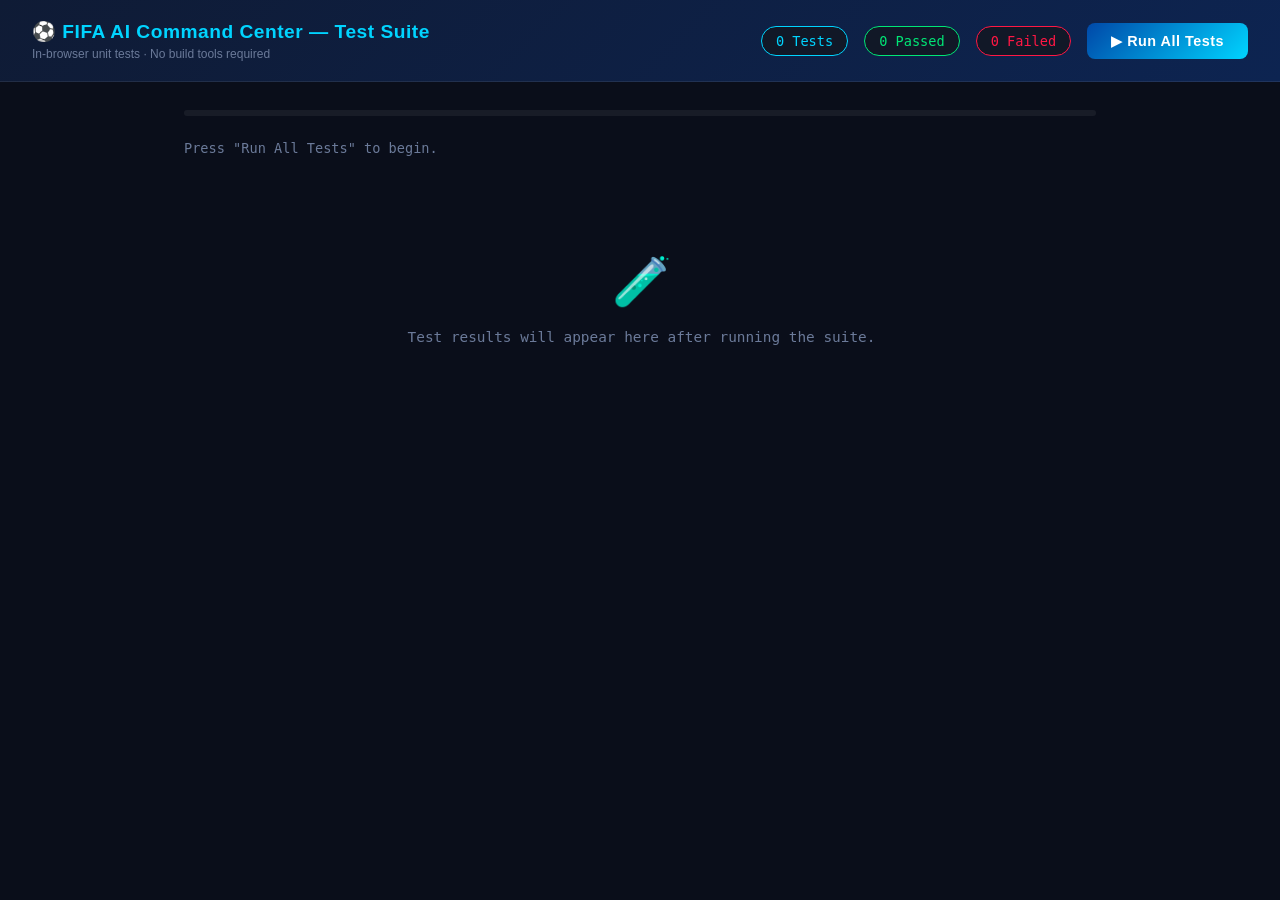
<file: tests/test-runner.html>
<!DOCTYPE html>
<html lang="en">
<head>
  <meta charset="UTF-8">
  <meta name="viewport" content="width=device-width, initial-scale=1.0">
  <title>FIFA AI Command Center — Test Suite</title>
  <style>
    :root {
      --bg:       #0a0e1a;
      --surface:  #111827;
      --border:   rgba(255,255,255,0.08);
      --pass:     #00e676;
      --fail:     #ff1744;
      --blue:     #00d4ff;
      --yellow:   #ffd600;
      --text:     #e0e6f0;
      --muted:    #6b7a99;
      --mono:     'JetBrains Mono', 'Fira Code', monospace;
    }

    * { box-sizing: border-box; margin: 0; padding: 0; }

    body {
      background: var(--bg);
      color: var(--text);
      font-family: -apple-system, BlinkMacSystemFont, 'Inter', sans-serif;
      min-height: 100vh;
    }

    header {
      background: linear-gradient(135deg, #0f1b35 0%, #0d2451 100%);
      border-bottom: 1px solid var(--border);
      padding: 20px 32px;
      display: flex;
      align-items: center;
      justify-content: space-between;
      gap: 16px;
      flex-wrap: wrap;
    }

    .header-brand {
      display: flex;
      flex-direction: column;
      gap: 4px;
    }

    .header-title {
      font-size: 1.2rem;
      font-weight: 700;
      color: var(--blue);
      letter-spacing: 0.5px;
    }

    .header-sub {
      font-size: 0.75rem;
      color: var(--muted);
    }

    #run-btn {
      background: linear-gradient(135deg, #0048a8, var(--blue));
      border: none;
      color: #fff;
      font-size: 0.9rem;
      font-weight: 700;
      padding: 10px 24px;
      border-radius: 8px;
      cursor: pointer;
      transition: opacity 0.2s;
      letter-spacing: 0.5px;
    }
    #run-btn:hover { opacity: 0.85; }
    #run-btn:disabled { opacity: 0.4; cursor: not-allowed; }

    .scoreboard {
      display: flex;
      gap: 16px;
      align-items: center;
      flex-wrap: wrap;
    }

    .score-pill {
      display: flex;
      align-items: center;
      gap: 6px;
      background: var(--surface);
      border: 1px solid var(--border);
      border-radius: 20px;
      padding: 6px 14px;
      font-family: var(--mono);
      font-size: 0.85rem;
      min-width: 80px;
      justify-content: center;
    }

    .score-pill.pass { border-color: var(--pass); color: var(--pass); }
    .score-pill.fail { border-color: var(--fail); color: var(--fail); }
    .score-pill.total { border-color: var(--blue); color: var(--blue); }

    main {
      max-width: 960px;
      margin: 0 auto;
      padding: 28px 24px;
    }

    #progress-bar-wrap {
      height: 6px;
      background: rgba(255,255,255,0.06);
      border-radius: 3px;
      margin-bottom: 24px;
      overflow: hidden;
    }

    #progress-bar {
      height: 100%;
      width: 0%;
      background: linear-gradient(90deg, var(--blue), var(--pass));
      border-radius: 3px;
      transition: width 0.3s ease;
    }

    #status-msg {
      font-size: 0.85rem;
      color: var(--muted);
      margin-bottom: 20px;
      font-family: var(--mono);
      min-height: 20px;
    }

    #test-results {
      list-style: none;
      display: flex;
      flex-direction: column;
      gap: 6px;
    }

    #test-results li {
      font-family: var(--mono);
      font-size: 0.8rem;
      padding: 8px 14px;
      border-radius: 6px;
      line-height: 1.4;
      border-left: 3px solid transparent;
    }

    li.test-pass {
      background: rgba(0, 230, 118, 0.06);
      border-left-color: var(--pass);
      color: #a0c8a0;
    }

    li.test-fail {
      background: rgba(255, 23, 68, 0.08);
      border-left-color: var(--fail);
      color: #f08080;
    }

    .suite-header {
      font-size: 0.75rem;
      font-weight: 700;
      letter-spacing: 1px;
      text-transform: uppercase;
      color: var(--blue);
      margin-top: 20px;
      margin-bottom: 6px;
      padding-left: 4px;
    }

    #empty-state {
      text-align: center;
      padding: 60px 0;
      color: var(--muted);
    }

    #empty-state .icon { font-size: 3rem; margin-bottom: 12px; }
    #empty-state p { font-size: 0.9rem; }
  </style>
</head>
<body>

<header>
  <div class="header-brand">
    <div class="header-title">⚽ FIFA AI Command Center — Test Suite</div>
    <div class="header-sub">In-browser unit tests · No build tools required</div>
  </div>
  <div class="scoreboard">
    <div class="score-pill total" id="score-total">0 Tests</div>
    <div class="score-pill pass"  id="score-pass" >0 Passed</div>
    <div class="score-pill fail"  id="score-fail" >0 Failed</div>
    <button id="run-btn">▶ Run All Tests</button>
  </div>
</header>

<main>
  <div id="progress-bar-wrap">
    <div id="progress-bar"></div>
  </div>
  <div id="status-msg">Press "Run All Tests" to begin.</div>
  <ul id="test-results">
    <li>
      <div id="empty-state">
        <div class="icon">🧪</div>
        <p>Test results will appear here after running the suite.</p>
      </div>
    </li>
  </ul>
</main>

<!-- ── Core modules (must load before tests) ─────────────────────────── -->
<script src="../js/core/constants.js"></script>
<script src="../js/core/EventBus.js"></script>
<script src="../js/core/SimState.js"></script>
<script src="../js/core/Sanitizer.js"></script>
<script src="../js/core/DOMHelper.js"></script>
<script src="../js/core/Logger.js"></script>

<!-- ── Data store ───────────────────────────────────────────────────── -->
<script src="../js/utils.js"></script>

<!-- ── Agent pure functions ─────────────────────────────────────────── -->
<script src="../js/translation.js"></script>
<script src="../js/fan.js"></script>
<script src="../js/agents/TroubleshooterMatcher.js"></script>
<script src="../js/navigation.js"></script>
<script src="../js/analytics.js"></script>

<!-- ── Test harness ─────────────────────────────────────────────────── -->
<script src="./lib/assert.js"></script>

<!-- ── Test suites ──────────────────────────────────────────────────── -->
<script src="./unit/Sanitizer.test.js"></script>
<script src="./unit/EventBus.test.js"></script>
<script src="./unit/SimState.test.js"></script>
<script src="./unit/TranslationAgent.test.js"></script>
<script src="./unit/FanAgent.test.js"></script>
<script src="./unit/TroubleshooterMatcher.test.js"></script>
<script src="./unit/NavigationAgent.test.js"></script>
<script src="./unit/AnalyticsAgent.test.js"></script>

<script>
  (function () {
    'use strict';

    var runBtn      = document.getElementById('run-btn');
    var statusMsg   = document.getElementById('status-msg');
    var progressBar = document.getElementById('progress-bar');
    var scoreTotal  = document.getElementById('score-total');
    var scorePass   = document.getElementById('score-pass');
    var scoreFail   = document.getElementById('score-fail');
    var resultsList = document.getElementById('test-results');

    // Count total tests from describe blocks before run
    var totalTests = 0;
    var _suiteRefs = window._suites;   // internal (after assert.js loads _suites is private)

    runBtn.addEventListener('click', function () {
      runBtn.disabled    = true;
      runBtn.textContent = '\u23F3 Running...';
      statusMsg.textContent = 'Executing test suites...';
      resultsList.innerHTML = '';
      progressBar.style.width = '0%';

      var startTime = Date.now();

      window.runTests().then(function (results) {
        var elapsed = ((Date.now() - startTime) / 1000).toFixed(2);
        var total   = results.passed + results.failed;

        scoreTotal.textContent = total    + ' Tests';
        scorePass.textContent  = results.passed + ' Passed';
        scoreFail.textContent  = results.failed + ' Failed';
        progressBar.style.width = (total > 0 ? (results.passed / total * 100) : 0) + '%';

        if (results.failed === 0) {
          statusMsg.textContent = '\u2705 All ' + results.passed + ' tests passed in ' + elapsed + 's.';
          statusMsg.style.color = 'var(--pass)';
        } else {
          statusMsg.textContent = '\u274C ' + results.failed + ' test(s) failed out of ' + total + '. (' + elapsed + 's)';
          statusMsg.style.color = 'var(--fail)';
        }

        runBtn.disabled    = false;
        runBtn.textContent = '\u25B6 Run All Tests';
      }).catch(function (err) {
        statusMsg.textContent = 'Fatal error during test run: ' + err.message;
        statusMsg.style.color = 'var(--fail)';
        runBtn.disabled    = false;
        runBtn.textContent = '\u25B6 Run All Tests';
      });
    });
  }());
</script>
</body>
</html>
</file>
<file: css/style.css>
/* ============================================================
   FIFA AI COMMAND CENTER — Design System & Style Sheet
   World Cup 2026 · Stadium Operations Platform
   ============================================================ */

@import url('https://fonts.googleapis.com/css2?family=Inter:wght@300;400;500;600;700;800&family=Share+Tech+Mono&family=Orbitron:wght@400;600;700&display=swap');

/* ============================================================
   DESIGN TOKENS
   ============================================================ */
:root {
  /* Color palette */
  --bg-void:        #030609;
  --bg-dark:        #050811;
  --bg-panel:       rgba(10, 18, 36, 0.60);
  --bg-panel-solid: #0c1525;
  --bg-card:        rgba(12, 22, 44, 0.65);
  --bg-hover:       rgba(0, 240, 255, 0.04);

  /* Brand accents */
  --neon-blue:      #00d4ff;
  --neon-blue-dim:  #0099cc;
  --neon-green:     #00e59b;
  --neon-yellow:    #f5c842;
  --neon-orange:    #ff8c42;
  --neon-red:       #ff3355;
  --neon-purple:    #a855f7;

  /* Text */
  --text-primary:   #e8f0fe;
  --text-secondary: #8da2c4;
  --text-muted:     #4a6080;
  --text-accent:    var(--neon-blue);

  /* Borders */
  --border-subtle:  rgba(0, 180, 255, 0.08);
  --border-glow:    rgba(0, 212, 255, 0.15);
  --border-active:  rgba(0, 212, 255, 0.35);

  /* Shadows */
  --shadow-card:    0 4px 24px rgba(0, 0, 0, 0.4), 0 0 0 1px var(--border-subtle);
  --shadow-glow:    0 0 20px rgba(0, 212, 255, 0.12);
  --shadow-hover:   0 8px 32px rgba(0, 0, 0, 0.5), 0 0 0 1px var(--border-glow);

  /* Typography */
  --font-sans:   'Inter', system-ui, sans-serif;
  --font-mono:   'Share Tech Mono', 'Courier New', monospace;
  --font-display:'Orbitron', sans-serif;

  /* Spacing */
  --radius-sm:  6px;
  --radius-md:  10px;
  --radius-lg:  14px;
  --radius-xl:  20px;

  /* Animation */
  --ease-out:    cubic-bezier(0.4, 0, 0.2, 1);
  --transition:  all 0.25s var(--ease-out);
  --transition-slow: all 0.45s var(--ease-out);

  /* Layout */
  --header-h:   62px;
  --sidebar-w:  220px;
  --panel-w:    340px;
}

/* ============================================================
   RESET & BASE
   ============================================================ */
*, *::before, *::after {
  box-sizing: border-box;
  margin: 0;
  padding: 0;
}

html { scroll-behavior: smooth; }

body {
  font-family: var(--font-sans);
  background: var(--bg-void);
  color: var(--text-primary);
  height: 100vh;
  overflow: hidden;
  display: flex;
  flex-direction: column;
  font-size: 14px;
  line-height: 1.5;
  -webkit-font-smoothing: antialiased;
}

/* Background noise texture */
body::before {
  content: '';
  position: fixed;
  inset: 0;
  background-image: url("data:image/svg+xml,%3Csvg xmlns='http://www.w3.org/2000/svg' width='4' height='4'%3E%3Crect width='1' height='1' fill='rgba(255,255,255,0.01)'/%3E%3C/svg%3E");
  pointer-events: none;
  z-index: 0;
}

/* Accessibility */
*:focus-visible {
  outline: 2px solid var(--neon-blue);
  outline-offset: 2px;
  border-radius: 3px;
}

/* Scrollbars */
::-webkit-scrollbar { width: 4px; height: 4px; }
::-webkit-scrollbar-track { background: transparent; }
::-webkit-scrollbar-thumb { background: rgba(0, 212, 255, 0.18); border-radius: 4px; }
::-webkit-scrollbar-thumb:hover { background: rgba(0, 212, 255, 0.4); }

button { cursor: pointer; font-family: var(--font-sans); border: none; background: none; }
input, select, textarea { font-family: var(--font-sans); }
ul, ol { list-style: none; }
a { color: inherit; text-decoration: none; }

.mono { font-family: var(--font-mono); }

/* ============================================================
   BOOT SCREEN
   ============================================================ */
.boot-screen {
  position: fixed;
  inset: 0;
  z-index: 99999;
  background: radial-gradient(ellipse at 50% 40%, #071428 0%, #020408 100%);
  display: flex;
  align-items: center;
  justify-content: center;
  transition: opacity 0.65s var(--ease-out);
}

.boot-screen.fade-out {
  opacity: 0;
  pointer-events: none;
}

/* Animated grid background */
.boot-bg-grid {
  position: absolute;
  inset: 0;
  background-image:
    linear-gradient(rgba(0, 212, 255, 0.04) 1px, transparent 1px),
    linear-gradient(90deg, rgba(0, 212, 255, 0.04) 1px, transparent 1px);
  background-size: 48px 48px;
  mask-image: radial-gradient(ellipse at center, black 30%, transparent 70%);
  animation: grid-drift 20s linear infinite;
}

@keyframes grid-drift {
  from { background-position: 0 0; }
  to   { background-position: 48px 48px; }
}

/* Floating particles */
.boot-particles {
  position: absolute;
  inset: 0;
  overflow: hidden;
  pointer-events: none;
}

.particle {
  position: absolute;
  width: 2px;
  height: 2px;
  border-radius: 50%;
  background: var(--neon-blue);
  opacity: 0;
  animation: particle-float linear infinite;
}

@keyframes particle-float {
  0%   { opacity: 0; transform: translateY(100vh) scale(0); }
  10%  { opacity: 0.6; }
  90%  { opacity: 0.4; }
  100% { opacity: 0; transform: translateY(-10vh) scale(1.5); }
}

/* Boot container */
.boot-container {
  position: relative;
  z-index: 1;
  width: 90%;
  max-width: 680px;
  background: rgba(8, 16, 32, 0.92);
  border: 1px solid var(--border-glow);
  border-radius: var(--radius-xl);
  padding: 32px;
  box-shadow: 0 0 60px rgba(0, 212, 255, 0.12), 0 30px 80px rgba(0,0,0,0.6);
  backdrop-filter: blur(20px);
  animation: boot-container-in 0.8s var(--ease-out) both;
}

@keyframes boot-container-in {
  from { opacity: 0; transform: translateY(20px) scale(0.97); }
  to   { opacity: 1; transform: translateY(0) scale(1); }
}

/* Boot header */
.boot-header {
  display: flex;
  align-items: center;
  gap: 20px;
  margin-bottom: 28px;
  padding-bottom: 24px;
  border-bottom: 1px solid var(--border-subtle);
}

/* Logo ring */
.boot-logo-ring {
  position: relative;
  width: 80px;
  height: 80px;
  flex-shrink: 0;
}

.boot-logo-inner {
  position: absolute;
  inset: 10px;
  border-radius: 50%;
  background: radial-gradient(circle, rgba(0, 212, 255, 0.15), rgba(0, 212, 255, 0.02));
  display: flex;
  align-items: center;
  justify-content: center;
  animation: logo-pulse 3s ease-in-out infinite;
}

.boot-logo-icon {
  font-size: 2rem;
  filter: drop-shadow(0 0 12px rgba(0, 212, 255, 0.8));
}

.boot-ring-svg {
  position: absolute;
  inset: 0;
  transform: rotate(-90deg);
}

.boot-ring-track {
  fill: none;
  stroke: rgba(0, 212, 255, 0.1);
  stroke-width: 2;
}

.boot-ring-progress {
  fill: none;
  stroke: var(--neon-blue);
  stroke-width: 2;
  stroke-linecap: round;
  stroke-dasharray: 0 339;
  transition: stroke-dasharray 0.3s linear;
  filter: drop-shadow(0 0 4px var(--neon-blue));
}

@keyframes logo-pulse {
  0%, 100% { box-shadow: 0 0 10px rgba(0, 212, 255, 0.2); }
  50%       { box-shadow: 0 0 24px rgba(0, 212, 255, 0.5); }
}

/* Boot header text */
.boot-header-text { flex: 1; }

.boot-title {
  font-family: var(--font-display);
  font-size: 1.35rem;
  font-weight: 700;
  letter-spacing: 2px;
  background: linear-gradient(135deg, #ffffff 40%, var(--neon-blue));
  -webkit-background-clip: text;
  -webkit-text-fill-color: transparent;
  background-clip: text;
  line-height: 1.2;
  margin-bottom: 6px;
}

.boot-subtitle {
  font-size: 0.78rem;
  color: var(--text-muted);
  text-transform: uppercase;
  letter-spacing: 1.5px;
  margin-bottom: 8px;
}

.boot-version-tag {
  display: inline-block;
  font-family: var(--font-mono);
  font-size: 0.65rem;
  color: var(--neon-blue);
  background: rgba(0, 212, 255, 0.06);
  border: 1px solid rgba(0, 212, 255, 0.15);
  border-radius: 4px;
  padding: 2px 8px;
  letter-spacing: 0.5px;
}

/* Boot body grid */
.boot-body {
  display: grid;
  grid-template-columns: 1fr 1fr;
  gap: 20px;
}

/* Terminal */
.boot-terminal-wrapper {
  border: 1px solid rgba(255,255,255,0.05);
  border-radius: var(--radius-md);
  overflow: hidden;
}

.boot-terminal-header {
  display: flex;
  align-items: center;
  gap: 6px;
  padding: 8px 12px;
  background: rgba(0,0,0,0.3);
  border-bottom: 1px solid rgba(255,255,255,0.04);
}

.terminal-dot {
  width: 10px;
  height: 10px;
  border-radius: 50%;
}
.terminal-dot.red    { background: #ff5f57; }
.terminal-dot.yellow { background: #febc2e; }
.terminal-dot.green  { background: #28c840; }

.terminal-title {
  margin-left: 6px;
  font-size: 0.68rem;
  color: var(--text-muted);
  font-family: var(--font-mono);
  letter-spacing: 0.5px;
}

.boot-terminal {
  background: rgba(0, 0, 0, 0.55);
  padding: 12px;
  height: 200px;
  overflow-y: auto;
  font-family: var(--font-mono);
  font-size: 0.7rem;
  line-height: 1.7;
  color: #6b8fa8;
}

.boot-terminal > div {
  animation: term-line-in 0.2s ease-out both;
}

.terminal-init-line { color: #5a7a94; }

@keyframes term-line-in {
  from { opacity: 0; transform: translateX(-4px); }
  to   { opacity: 1; transform: translateX(0); }
}

/* Boot controls */
.boot-controls-wrapper {
  display: flex;
  flex-direction: column;
  gap: 14px;
}

/* Biometric scanner */
.biometric-scanner-btn {
  position: relative;
  overflow: hidden;
  border: 1px dashed rgba(0, 212, 255, 0.3);
  border-radius: var(--radius-md);
  background: rgba(0, 212, 255, 0.02);
  color: var(--neon-blue);
  padding: 16px;
  display: flex;
  flex-direction: column;
  align-items: center;
  justify-content: center;
  gap: 6px;
  cursor: pointer;
  transition: var(--transition);
  min-height: 90px;
}

.biometric-scanner-btn:hover {
  border-color: rgba(0, 212, 255, 0.6);
  background: rgba(0, 212, 255, 0.05);
  box-shadow: 0 0 20px rgba(0, 212, 255, 0.1);
}

.biometric-rings {
  position: absolute;
  inset: 0;
  display: flex;
  align-items: center;
  justify-content: center;
}

.bio-ring {
  position: absolute;
  border-radius: 50%;
  border: 1px solid rgba(0, 212, 255, 0.12);
  animation: bio-expand 3s ease-out infinite;
}

.bio-ring-1 { width: 60px;  height: 60px;  animation-delay: 0s; }
.bio-ring-2 { width: 90px;  height: 90px;  animation-delay: 0.7s; }
.bio-ring-3 { width: 120px; height: 120px; animation-delay: 1.4s; }

@keyframes bio-expand {
  0%   { opacity: 0.4; transform: scale(0.8); }
  100% { opacity: 0;   transform: scale(1.3); }
}

.scan-finger-icon {
  font-size: 1.8rem;
  position: relative;
  z-index: 1;
  transition: var(--transition);
}

.scanner-bar {
  position: absolute;
  left: 0;
  width: 100%;
  height: 2px;
  background: linear-gradient(90deg, transparent, var(--neon-blue), transparent);
  box-shadow: 0 0 8px var(--neon-blue);
  top: 10%;
  animation: scan-idle 3.5s ease-in-out infinite;
  z-index: 2;
}

.scanner-text {
  font-size: 0.65rem;
  letter-spacing: 1px;
  position: relative;
  z-index: 1;
  font-family: var(--font-mono);
}

@keyframes scan-idle {
  0%   { top: 10%; }
  50%  { top: 85%; }
  100% { top: 10%; }
}

.biometric-scanner-btn.scanning {
  border-color: var(--neon-green);
  color: var(--neon-green);
  background: rgba(0, 229, 155, 0.04);
  box-shadow: 0 0 24px rgba(0, 229, 155, 0.2);
}

.biometric-scanner-btn.scanning .scanner-bar {
  background: linear-gradient(90deg, transparent, var(--neon-green), transparent);
  box-shadow: 0 0 10px var(--neon-green);
  animation: scan-active 0.8s ease-in-out infinite;
}

@keyframes scan-active {
  0%   { top: 8%; }
  50%  { top: 88%; }
  100% { top: 8%; }
}

/* Divider */
.boot-divider {
  display: flex;
  align-items: center;
  gap: 10px;
  font-size: 0.7rem;
  color: var(--text-muted);
  letter-spacing: 1px;
}

.boot-divider::before,
.boot-divider::after {
  content: '';
  flex: 1;
  height: 1px;
  background: var(--border-subtle);
}

/* Boot form */
.boot-form {
  display: flex;
  flex-direction: column;
  gap: 8px;
}

.boot-form-label {
  font-size: 0.7rem;
  color: var(--text-muted);
  text-transform: uppercase;
  letter-spacing: 0.8px;
  margin-bottom: 2px;
}

.boot-input {
  background: rgba(0, 0, 0, 0.35);
  border: 1px solid var(--border-subtle);
  border-radius: var(--radius-sm);
  color: var(--text-primary);
  padding: 8px 12px;
  font-size: 0.82rem;
  width: 100%;
  transition: var(--transition);
  font-family: var(--font-mono);
}

.boot-input:focus {
  outline: none;
  border-color: var(--border-active);
  box-shadow: 0 0 0 3px rgba(0, 212, 255, 0.08);
}

.boot-submit-btn {
  display: flex;
  align-items: center;
  justify-content: center;
  gap: 8px;
  padding: 9px 16px;
  border: 1px solid var(--neon-blue);
  border-radius: var(--radius-sm);
  background: rgba(0, 212, 255, 0.08);
  color: var(--neon-blue);
  font-size: 0.78rem;
  font-weight: 600;
  letter-spacing: 0.8px;
  text-transform: uppercase;
  transition: var(--transition);
}

.boot-submit-btn:hover {
  background: rgba(0, 212, 255, 0.15);
  box-shadow: 0 0 16px rgba(0, 212, 255, 0.2);
}

.boot-security-badge {
  display: flex;
  align-items: center;
  gap: 6px;
  font-size: 0.62rem;
  color: var(--text-muted);
  font-family: var(--font-mono);
  letter-spacing: 0.5px;
}

/* ============================================================
   NOTIFICATION TOASTER
   ============================================================ */
.notification-toaster {
  position: fixed;
  top: 80px;
  right: 20px;
  z-index: 9000;
  display: flex;
  flex-direction: column;
  gap: 10px;
  pointer-events: none;
}

.notif-toast {
  display: flex;
  align-items: flex-start;
  gap: 10px;
  background: rgba(10, 18, 36, 0.95);
  border: 1px solid var(--border-glow);
  border-radius: var(--radius-md);
  padding: 12px 16px;
  min-width: 280px;
  max-width: 320px;
  box-shadow: var(--shadow-glow), 0 8px 32px rgba(0,0,0,0.5);
  backdrop-filter: blur(12px);
  pointer-events: all;
  animation: toast-in 0.35s var(--ease-out) both;
  cursor: pointer;
}

.notif-toast.removing {
  animation: toast-out 0.3s var(--ease-out) both;
}

@keyframes toast-in {
  from { opacity: 0; transform: translateX(100%); }
  to   { opacity: 1; transform: translateX(0); }
}

@keyframes toast-out {
  from { opacity: 1; transform: translateX(0); }
  to   { opacity: 0; transform: translateX(110%); }
}

.notif-toast.critical { border-color: rgba(255, 51, 85, 0.4); }
.notif-toast.warning  { border-color: rgba(245, 200, 66, 0.3); }
.notif-toast.ok       { border-color: rgba(0, 229, 155, 0.3); }
.notif-toast.info     { border-color: var(--border-glow); }

.toast-icon { font-size: 1.2rem; flex-shrink: 0; margin-top: 1px; }

.toast-body { flex: 1; }

.toast-title {
  font-weight: 600;
  font-size: 0.82rem;
  margin-bottom: 2px;
}

.toast-desc {
  font-size: 0.75rem;
  color: var(--text-secondary);
  line-height: 1.4;
}

.toast-close {
  color: var(--text-muted);
  font-size: 0.9rem;
  cursor: pointer;
  padding: 2px;
  transition: var(--transition);
}

.toast-close:hover { color: var(--text-primary); }

/* ============================================================
   EMERGENCY ALARM OVERLAY
   ============================================================ */
.emergency-alarm-overlay {
  position: fixed;
  inset: 0;
  z-index: 8888;
  pointer-events: none;
  border: 3px solid transparent;
  transition: border-color 0.3s;
}

.emergency-alarm-overlay.active {
  border-color: var(--neon-red);
  box-shadow: inset 0 0 60px rgba(255, 51, 85, 0.15), 0 0 40px rgba(255, 51, 85, 0.1);
  animation: alarm-pulse 1.2s ease-in-out infinite;
}

@keyframes alarm-pulse {
  0%, 100% { opacity: 1; }
  50%       { opacity: 0.5; }
}

/* ============================================================
   TOP NAVIGATION HEADER
   ============================================================ */
.layout-header {
  height: var(--header-h);
  background: rgba(5, 10, 22, 0.9);
  border-bottom: 1px solid var(--border-subtle);
  backdrop-filter: blur(16px);
  display: flex;
  align-items: center;
  justify-content: space-between;
  padding: 0 20px;
  z-index: 500;
  flex-shrink: 0;
  gap: 16px;
}

/* Logo */
.logo-container {
  display: flex;
  align-items: center;
  gap: 12px;
  flex-shrink: 0;
}

.logo-icon {
  width: 38px;
  height: 38px;
  border-radius: var(--radius-md);
  background: linear-gradient(135deg, rgba(0, 212, 255, 0.2), rgba(0, 100, 200, 0.15));
  border: 1px solid var(--border-glow);
  display: flex;
  align-items: center;
  justify-content: center;
  font-size: 1.2rem;
  box-shadow: 0 0 12px rgba(0, 212, 255, 0.15);
}

.logo-text-group { display: flex; flex-direction: column; }

.logo-text {
  font-family: var(--font-display);
  font-size: 0.95rem;
  font-weight: 600;
  letter-spacing: 0.5px;
  color: var(--text-primary);
  line-height: 1.2;
}

.logo-tagline {
  font-size: 0.65rem;
  color: var(--text-muted);
  text-transform: uppercase;
  letter-spacing: 1px;
}

/* Header center: match widget */
.header-center {
  display: flex;
  align-items: center;
  gap: 20px;
  flex: 1;
  justify-content: center;
}

.match-info-widget {
  display: flex;
  align-items: center;
  gap: 10px;
  background: rgba(0, 0, 0, 0.3);
  border: 1px solid var(--border-subtle);
  border-radius: var(--radius-md);
  padding: 6px 14px;
}

.live-pulse-dot {
  width: 7px;
  height: 7px;
  border-radius: 50%;
  background: var(--neon-red);
  animation: live-blink 1.5s ease-in-out infinite;
  flex-shrink: 0;
}

@keyframes live-blink {
  0%, 100% { opacity: 1; box-shadow: 0 0 5px var(--neon-red); }
  50%       { opacity: 0.3; box-shadow: none; }
}

.match-score-display {
  display: flex;
  align-items: center;
  gap: 8px;
  font-family: var(--font-display);
  font-size: 1rem;
  font-weight: 600;
}

.match-team {
  font-size: 0.78rem;
  font-weight: 700;
  letter-spacing: 1.5px;
  color: var(--text-secondary);
}

.match-score {
  font-size: 1.1rem;
  color: var(--text-primary);
  min-width: 18px;
  text-align: center;
}

.match-separator {
  color: var(--text-muted);
  font-size: 0.85rem;
}

.match-meta {
  display: flex;
  align-items: center;
  gap: 8px;
  font-size: 0.7rem;
  color: var(--text-muted);
}

.match-minute {
  background: rgba(255, 51, 85, 0.15);
  border: 1px solid rgba(255, 51, 85, 0.3);
  border-radius: 4px;
  color: var(--neon-red);
  padding: 1px 6px;
  font-family: var(--font-mono);
  font-size: 0.68rem;
}

.match-venue { font-size: 0.68rem; }

.header-center-divider {
  width: 1px;
  height: 30px;
  background: var(--border-subtle);
}

.header-telemetry {
  display: flex;
  align-items: center;
  gap: 18px;
}

.header-tel-item {
  display: flex;
  flex-direction: column;
  align-items: center;
  gap: 1px;
}

.header-tel-label {
  font-size: 0.58rem;
  color: var(--text-muted);
  text-transform: uppercase;
  letter-spacing: 1px;
}

.header-tel-value {
  font-size: 0.82rem;
  font-weight: 600;
  color: var(--text-primary);
  display: flex;
  align-items: center;
  gap: 5px;
}

.status-dot {
  width: 6px;
  height: 6px;
  border-radius: 50%;
  animation: status-pulse 3s ease-in-out infinite;
}

.status-dot.green  { background: var(--neon-green);  box-shadow: 0 0 5px var(--neon-green); }
.status-dot.yellow { background: var(--neon-yellow); box-shadow: 0 0 5px var(--neon-yellow); }
.status-dot.red    { background: var(--neon-red);    box-shadow: 0 0 5px var(--neon-red); }

@keyframes status-pulse {
  0%, 100% { opacity: 1; }
  50%       { opacity: 0.5; }
}

/* Header right */
.header-right {
  display: flex;
  align-items: center;
  gap: 10px;
  flex-shrink: 0;
}

.header-icon-btn {
  width: 36px;
  height: 36px;
  border-radius: var(--radius-sm);
  background: rgba(255,255,255,0.04);
  border: 1px solid var(--border-subtle);
  display: flex;
  align-items: center;
  justify-content: center;
  color: var(--text-secondary);
  position: relative;
  transition: var(--transition);
  font-size: 0.95rem;
}

.header-icon-btn:hover {
  background: rgba(0, 212, 255, 0.08);
  border-color: var(--border-glow);
  color: var(--neon-blue);
}

.notification-badge {
  position: absolute;
  top: -4px;
  right: -4px;
  background: var(--neon-red);
  color: white;
  font-size: 0.58rem;
  font-weight: 700;
  min-width: 16px;
  height: 16px;
  border-radius: 8px;
  display: flex;
  align-items: center;
  justify-content: center;
  padding: 0 3px;
  border: 1px solid var(--bg-dark);
  animation: badge-pulse 2s ease-in-out infinite;
}

@keyframes badge-pulse {
  0%, 100% { transform: scale(1); }
  50%       { transform: scale(1.15); }
}

.operator-profile {
  display: flex;
  align-items: center;
  gap: 8px;
  background: rgba(255,255,255,0.03);
  border: 1px solid var(--border-subtle);
  border-radius: var(--radius-md);
  padding: 5px 12px 5px 6px;
}

.operator-avatar {
  width: 28px;
  height: 28px;
  border-radius: 50%;
  background: linear-gradient(135deg, var(--neon-blue), var(--neon-purple));
  display: flex;
  align-items: center;
  justify-content: center;
  font-size: 0.65rem;
  font-weight: 700;
  color: #000;
  flex-shrink: 0;
}

.operator-info {
  display: flex;
  flex-direction: column;
}

.operator-name {
  font-size: 0.78rem;
  font-weight: 600;
  line-height: 1.2;
}

.operator-role {
  font-size: 0.62rem;
  color: var(--text-muted);
}

/* ============================================================
   LAYOUT CONTAINER
   ============================================================ */
.layout-container {
  display: flex;
  flex: 1;
  overflow: hidden;
  position: relative;
}

/* ============================================================
   LEFT SIDEBAR
   ============================================================ */
.sidebar {
  width: var(--sidebar-w);
  background: rgba(5, 10, 22, 0.85);
  border-right: 1px solid var(--border-subtle);
  backdrop-filter: blur(12px);
  display: flex;
  flex-direction: column;
  flex-shrink: 0;
  overflow-y: auto;
  padding: 12px 0 0;
}

.nav-list {
  flex: 1;
  display: flex;
  flex-direction: column;
  gap: 2px;
  padding: 0 8px;
}

.nav-item button {
  width: 100%;
  display: flex;
  align-items: center;
  gap: 10px;
  padding: 9px 12px;
  border-radius: var(--radius-md);
  color: var(--text-muted);
  font-size: 0.82rem;
  font-weight: 500;
  transition: var(--transition);
  position: relative;
  text-align: left;
}

.nav-icon {
  width: 20px;
  height: 20px;
  display: flex;
  align-items: center;
  justify-content: center;
  flex-shrink: 0;
  opacity: 0.7;
  transition: var(--transition);
}

.nav-label { flex: 1; }

.nav-item button:hover {
  background: var(--bg-hover);
  color: var(--text-primary);
}

.nav-item button:hover .nav-icon { opacity: 1; color: var(--neon-blue); }

.nav-item.active button {
  background: rgba(0, 212, 255, 0.08);
  color: var(--neon-blue);
  border: 1px solid rgba(0, 212, 255, 0.12);
}

.nav-item.active .nav-icon {
  opacity: 1;
  color: var(--neon-blue);
}

/* Alert dot on nav item */
.nav-alert-dot {
  width: 7px;
  height: 7px;
  border-radius: 50%;
  background: var(--neon-orange);
  box-shadow: 0 0 6px var(--neon-orange);
  animation: alert-blink 2s ease-in-out infinite;
}

@keyframes alert-blink {
  0%, 100% { opacity: 1; }
  50%       { opacity: 0.4; }
}

.nav-item-settings {
  margin-top: auto;
}

/* Sidebar footer */
.sidebar-footer {
  padding: 12px;
  border-top: 1px solid var(--border-subtle);
  margin-top: 12px;
}

.sidebar-system-health {
  display: flex;
  flex-direction: column;
  gap: 6px;
}

.sys-health-item {
  display: flex;
  align-items: center;
  gap: 8px;
  font-size: 0.7rem;
  color: var(--text-muted);
}

.sys-dot {
  width: 6px;
  height: 6px;
  border-radius: 50%;
}
.sys-dot.green  { background: var(--neon-green);  }
.sys-dot.yellow { background: var(--neon-yellow); }
.sys-dot.red    { background: var(--neon-red);    }

/* ============================================================
   MAIN VIEWPORT
   ============================================================ */
.main-viewport {
  flex: 1;
  display: flex;
  flex-direction: column;
  overflow-y: auto;
  background: radial-gradient(ellipse at 50% 0%, rgba(0, 50, 100, 0.15) 0%, transparent 60%), var(--bg-dark);
  padding: 20px;
  gap: 16px;
  position: relative;
}

/* Module sections */
.viewport-module {
  display: none;
  flex-direction: column;
  gap: 16px;
  animation: module-in 0.3s var(--ease-out) both;
}

.viewport-module.active {
  display: flex;
}

@keyframes module-in {
  from { opacity: 0; transform: translateY(8px); }
  to   { opacity: 1; transform: translateY(0); }
}

/* ============================================================
   GLASS CARD COMPONENT
   ============================================================ */
.glass-card {
  background: var(--bg-card);
  border: 1px solid var(--border-subtle);
  border-radius: var(--radius-lg);
  padding: 18px;
  backdrop-filter: blur(8px);
  box-shadow: var(--shadow-card);
  transition: var(--transition-slow);
}

.glass-card:hover {
  border-color: var(--border-glow);
  box-shadow: var(--shadow-hover);
}

/* Card header */
.card-header {
  display: flex;
  align-items: center;
  justify-content: space-between;
  margin-bottom: 14px;
}

.card-title {
  display: flex;
  align-items: center;
  gap: 8px;
  font-size: 0.8rem;
  font-weight: 600;
  color: var(--text-secondary);
  text-transform: uppercase;
  letter-spacing: 0.5px;
}

.card-tag {
  font-family: var(--font-mono);
  font-size: 0.62rem;
  background: rgba(0, 212, 255, 0.1);
  color: var(--neon-blue);
  border: 1px solid rgba(0, 212, 255, 0.2);
  border-radius: 4px;
  padding: 1px 6px;
  letter-spacing: 0.5px;
}

.live-badge {
  font-family: var(--font-mono);
  font-size: 0.62rem;
  color: var(--neon-red);
  letter-spacing: 1px;
  animation: live-blink 1.5s ease-in-out infinite;
}

/* ============================================================
   DASHBOARD HERO
   ============================================================ */
.dashboard-hero {
  display: flex;
  align-items: center;
  justify-content: space-between;
  gap: 16px;
  flex-wrap: wrap;
}

.dashboard-heading {
  font-family: var(--font-display);
  font-size: 1.6rem;
  font-weight: 700;
  letter-spacing: 1px;
  background: linear-gradient(135deg, var(--text-primary) 40%, var(--neon-blue));
  -webkit-background-clip: text;
  -webkit-text-fill-color: transparent;
  background-clip: text;
  line-height: 1.2;
}

.dashboard-subheading {
  font-size: 0.82rem;
  color: var(--text-secondary);
  margin-top: 4px;
}

.dashboard-hero-actions {
  display: flex;
  align-items: center;
  gap: 8px;
  flex-wrap: wrap;
}

/* Action buttons */
.action-btn {
  display: inline-flex;
  align-items: center;
  gap: 6px;
  padding: 7px 14px;
  border-radius: var(--radius-sm);
  font-size: 0.78rem;
  font-weight: 500;
  transition: var(--transition);
  border: 1px solid transparent;
  white-space: nowrap;
}

.action-btn.primary {
  background: rgba(0, 212, 255, 0.12);
  border-color: rgba(0, 212, 255, 0.3);
  color: var(--neon-blue);
}

.action-btn.primary:hover {
  background: rgba(0, 212, 255, 0.2);
  box-shadow: 0 0 16px rgba(0, 212, 255, 0.2);
}

.action-btn.secondary {
  background: rgba(255,255,255,0.04);
  border-color: var(--border-subtle);
  color: var(--text-secondary);
}

.action-btn.secondary:hover {
  background: rgba(255,255,255,0.07);
  border-color: var(--border-glow);
  color: var(--text-primary);
}

/* ============================================================
   STADIUM STATUS CARD
   ============================================================ */
.stadium-status-row {
  display: grid;
  grid-template-columns: auto 1fr;
  gap: 14px;
  align-items: start;
}

.stadium-status-card {
  min-width: 320px;
  max-width: 360px;
}

.status-card-header {
  display: flex;
  align-items: center;
  justify-content: space-between;
  margin-bottom: 16px;
  padding-bottom: 12px;
  border-bottom: 1px solid var(--border-subtle);
}

.status-indicator-group {
  display: flex;
  align-items: center;
  gap: 8px;
  font-size: 0.78rem;
  font-weight: 600;
  color: var(--text-secondary);
  text-transform: uppercase;
  letter-spacing: 0.5px;
}

.status-pulse {
  width: 9px;
  height: 9px;
  border-radius: 50%;
  animation: status-pulse 2s ease-in-out infinite;
}

.status-pulse.green  { background: var(--neon-green);  box-shadow: 0 0 8px var(--neon-green); }
.status-pulse.yellow { background: var(--neon-yellow); box-shadow: 0 0 8px var(--neon-yellow); }
.status-pulse.red    { background: var(--neon-red);    box-shadow: 0 0 8px var(--neon-red); }

.status-value-badge {
  font-size: 0.7rem;
  font-weight: 700;
  letter-spacing: 1.5px;
  padding: 2px 10px;
  border-radius: 20px;
  text-transform: uppercase;
}

.status-value-badge.green  {
  background: rgba(0, 229, 155, 0.12);
  border: 1px solid rgba(0, 229, 155, 0.3);
  color: var(--neon-green);
}

.status-value-badge.red {
  background: rgba(255, 51, 85, 0.12);
  border: 1px solid rgba(255, 51, 85, 0.3);
  color: var(--neon-red);
}

.status-metrics-grid {
  display: grid;
  grid-template-columns: 1fr 1fr;
  gap: 12px;
}

.status-metric {
  display: flex;
  flex-direction: column;
  gap: 3px;
}

.status-metric-label {
  font-size: 0.68rem;
  color: var(--text-muted);
  text-transform: uppercase;
  letter-spacing: 0.5px;
}

.status-metric-value {
  font-family: var(--font-display);
  font-size: 1.2rem;
  font-weight: 600;
  color: var(--text-primary);
  line-height: 1.2;
}

.density-bar {
  height: 3px;
  background: rgba(255,255,255,0.06);
  border-radius: 2px;
  margin-top: 4px;
  overflow: hidden;
}

.density-fill {
  height: 100%;
  border-radius: 2px;
  background: linear-gradient(90deg, var(--neon-green), var(--neon-yellow));
  transition: width 0.8s var(--ease-out);
}

/* ============================================================
   KPI STRIP
   ============================================================ */
.kpi-strip {
  display: flex;
  gap: 10px;
  overflow-x: auto;
  padding-bottom: 2px;
}

.kpi-strip::-webkit-scrollbar { height: 2px; }

.kpi-card {
  min-width: 130px;
  padding: 14px;
  display: flex;
  flex-direction: column;
  gap: 8px;
  position: relative;
  flex-shrink: 0;
  cursor: pointer;
}

.kpi-card:hover { transform: translateY(-2px); }

.kpi-icon { font-size: 1.3rem; }

.kpi-content { flex: 1; }

.kpi-label {
  font-size: 0.68rem;
  color: var(--text-muted);
  text-transform: uppercase;
  letter-spacing: 0.5px;
  margin-bottom: 2px;
}

.kpi-value-big {
  font-family: var(--font-display);
  font-size: 1.15rem;
  font-weight: 600;
  line-height: 1.2;
}

.kpi-value-big.ok       { color: var(--neon-green); }
.kpi-value-big.warning  { color: var(--neon-yellow); }
.kpi-value-big.critical { color: var(--neon-red); }

.kpi-trend {
  font-size: 0.68rem;
  margin-top: 2px;
}

.kpi-trend.up       { color: var(--neon-green); }
.kpi-trend.ok       { color: var(--neon-green); }
.kpi-trend.warning  { color: var(--neon-yellow); }
.kpi-trend.critical { color: var(--neon-red); }

/* Sparkline */
.kpi-sparkline {
  width: 100%;
  height: 24px;
  overflow: visible;
}

.sparkline-line {
  fill: none;
  stroke: var(--neon-blue);
  stroke-width: 1.5;
  stroke-linecap: round;
  stroke-linejoin: round;
  opacity: 0.6;
}

.sparkline-line.green { stroke: var(--neon-green); }
.sparkline-line.blue  { stroke: var(--neon-blue); }

/* Progress ring */
.kpi-ring {
  position: absolute;
  top: 10px;
  right: 10px;
  width: 38px;
  height: 38px;
}

.kpi-ring svg { width: 100%; height: 100%; transform: rotate(-90deg); }

.ring-bg  { fill: none; stroke: rgba(255,255,255,0.05); stroke-width: 3; }
.ring-fill { fill: none; stroke-width: 3; stroke-linecap: round; }
.ring-fill.green  { stroke: var(--neon-green); }
.ring-fill.yellow { stroke: var(--neon-yellow); }
.ring-fill.blue   { stroke: var(--neon-blue); }
.ring-fill.red    { stroke: var(--neon-red); }

.ring-label {
  position: absolute;
  inset: 0;
  display: flex;
  align-items: center;
  justify-content: center;
  font-size: 0.55rem;
  font-weight: 700;
  font-family: var(--font-mono);
  color: var(--text-muted);
}

/* ============================================================
   DASHBOARD MAIN GRID
   ============================================================ */
.dashboard-main-grid {
  display: grid;
  grid-template-columns: 1.2fr 1fr;
  gap: 14px;
  flex: 1;
  min-height: 0;
}

.dashboard-right-col {
  display: flex;
  flex-direction: column;
  gap: 14px;
  min-height: 0;
}

/* ============================================================
   STADIUM DIGITAL TWIN
   ============================================================ */
.stadium-twin-card {
  display: flex;
  flex-direction: column;
}

.stadium-container {
  flex: 1;
  position: relative;
  min-height: 320px;
  background: radial-gradient(ellipse at 50% 50%, rgba(0, 50, 100, 0.12) 0%, transparent 70%);
  border-radius: var(--radius-md);
  overflow: hidden;
  border: 1px solid var(--border-subtle);
}

.stadium-svg {
  width: 100%;
  height: 100%;
  display: block;
}

/* SVG elements */
.svg-outer-ring {
  fill: rgba(0, 30, 60, 0.5);
  stroke: rgba(0, 212, 255, 0.08);
  stroke-width: 1;
}

.svg-inner-ring {
  fill: rgba(0, 20, 45, 0.3);
  stroke: rgba(0, 212, 255, 0.05);
  stroke-width: 1;
}

.svg-section-polygon {
  fill: rgba(0, 40, 80, 0.4);
  stroke: rgba(0, 212, 255, 0.12);
  stroke-width: 1;
  cursor: pointer;
  transition: var(--transition);
}

.svg-section-polygon:hover {
  fill: rgba(0, 212, 255, 0.12);
  stroke: rgba(0, 212, 255, 0.35);
}

.svg-section-polygon.outer-section {
  fill: rgba(0, 30, 60, 0.3);
}

/* Crowd flow animated paths */
.flow-path {
  fill: none;
  stroke: var(--neon-blue);
  stroke-width: 1.5;
  stroke-dasharray: 8 12;
  opacity: 0.25;
  animation: flow-animate 4s linear infinite;
}

.flow-path:nth-child(2) { animation-delay: -1s; }
.flow-path:nth-child(3) { animation-delay: -2s; }
.flow-path:nth-child(4) { animation-delay: -3s; }

@keyframes flow-animate {
  from { stroke-dashoffset: 80; }
  to   { stroke-dashoffset: 0; }
}

/* Gate groups */
.svg-gate-group { cursor: pointer; }

.svg-gate-group:hover circle:last-of-type {
  r: 14;
}

.svg-gate-glow {
  animation: gate-glow-pulse 3s ease-in-out infinite;
}

@keyframes gate-glow-pulse {
  0%, 100% { opacity: 0.15; r: 16; }
  50%       { opacity: 0.3;  r: 20; }
}

.gate-critical {
  animation: gate-critical-pulse 1s ease-in-out infinite;
}

@keyframes gate-critical-pulse {
  0%, 100% { opacity: 1; }
  50%       { opacity: 0.6; }
}

.svg-gate-label {
  fill: #000;
  font-size: 10px;
  font-weight: 700;
  text-anchor: middle;
  dominant-baseline: middle;
  pointer-events: none;
  font-family: var(--font-display);
}

.svg-poi-marker {
  cursor: default;
  opacity: 0.7;
  transition: var(--transition);
}

.svg-poi-marker:hover { opacity: 1; }

/* Navigation path */
.navigation-path {
  fill: none;
  stroke: var(--neon-blue);
  stroke-width: 2.5;
  stroke-dasharray: 8 6;
  stroke-linecap: round;
  opacity: 0.8;
  filter: drop-shadow(0 0 4px var(--neon-blue));
  animation: nav-path-flow 2s linear infinite;
}

@keyframes nav-path-flow {
  from { stroke-dashoffset: 56; }
  to   { stroke-dashoffset: 0; }
}

/* Gate tooltip */
.gate-tooltip {
  position: absolute;
  top: 10px;
  left: 10px;
  width: 220px;
  background: rgba(8, 16, 32, 0.96);
  border: 1px solid var(--border-glow);
  border-radius: var(--radius-md);
  padding: 12px;
  box-shadow: 0 8px 32px rgba(0,0,0,0.5);
  backdrop-filter: blur(12px);
  display: none;
  z-index: 10;
  animation: tooltip-in 0.2s var(--ease-out) both;
}

.gate-tooltip.visible { display: block; }

@keyframes tooltip-in {
  from { opacity: 0; transform: scale(0.95); }
  to   { opacity: 1; transform: scale(1); }
}

.gate-tooltip-header {
  display: flex;
  align-items: center;
  justify-content: space-between;
  margin-bottom: 10px;
  padding-bottom: 8px;
  border-bottom: 1px solid var(--border-subtle);
}

.gate-tooltip-name {
  font-family: var(--font-display);
  font-size: 0.9rem;
  font-weight: 600;
  color: var(--text-primary);
}

.gate-tooltip-status {
  font-size: 0.62rem;
  font-weight: 700;
  letter-spacing: 1px;
  padding: 2px 7px;
  border-radius: 3px;
}

.gate-tooltip-body {
  display: flex;
  flex-direction: column;
  gap: 5px;
  margin-bottom: 10px;
}

.tooltip-metric {
  display: flex;
  justify-content: space-between;
  font-size: 0.72rem;
}

.tooltip-metric span { color: var(--text-muted); }
.tooltip-metric strong { color: var(--text-primary); font-weight: 500; }

.gate-tooltip-ai {
  background: rgba(0, 212, 255, 0.05);
  border: 1px solid rgba(0, 212, 255, 0.12);
  border-radius: var(--radius-sm);
  padding: 7px 9px;
  font-size: 0.7rem;
  color: var(--text-secondary);
  display: flex;
  gap: 6px;
  align-items: flex-start;
  line-height: 1.4;
}

.tooltip-ai-label {
  font-size: 0.65rem;
  color: var(--neon-blue);
  font-weight: 600;
  flex-shrink: 0;
}

/* Map legend */
.map-legend {
  display: flex;
  align-items: center;
  gap: 16px;
  padding-top: 10px;
  border-top: 1px solid var(--border-subtle);
  margin-top: 10px;
}

.legend-item {
  display: flex;
  align-items: center;
  gap: 5px;
  font-size: 0.7rem;
  color: var(--text-muted);
}

.legend-dot {
  width: 8px;
  height: 8px;
  border-radius: 50%;
}

/* ============================================================
   OPERATIONS LOG
   ============================================================ */
.logs-card {
  flex: 1;
  min-height: 0;
  display: flex;
  flex-direction: column;
  overflow: hidden;
}

.hud-logs {
  flex: 1;
  overflow-y: auto;
  display: flex;
  flex-direction: column;
  gap: 4px;
  min-height: 0;
  max-height: 160px;
}

.hud-log-item {
  display: grid;
  grid-template-columns: auto auto 1fr;
  gap: 8px;
  align-items: baseline;
  font-size: 0.72rem;
  padding: 4px 0;
  border-bottom: 1px solid rgba(255,255,255,0.025);
  animation: log-item-in 0.2s ease-out both;
}

@keyframes log-item-in {
  from { opacity: 0; transform: translateY(-4px); }
  to   { opacity: 1; transform: translateY(0); }
}

.hud-log-time {
  font-family: var(--font-mono);
  font-size: 0.65rem;
  color: var(--text-muted);
  white-space: nowrap;
}

.hud-log-src {
  font-size: 0.65rem;
  font-weight: 600;
  padding: 1px 5px;
  border-radius: 3px;
  background: rgba(0, 212, 255, 0.08);
  color: var(--neon-blue);
  white-space: nowrap;
}

.hud-log-txt { color: var(--text-secondary); line-height: 1.3; }

.hud-log-item.critical .hud-log-src { background: rgba(255, 51, 85, 0.1); color: var(--neon-red); }
.hud-log-item.warning  .hud-log-src { background: rgba(245, 200, 66, 0.1); color: var(--neon-yellow); }
.hud-log-item.success  .hud-log-src { background: rgba(0, 229, 155, 0.08); color: var(--neon-green); }

/* ============================================================
   CCTV PANEL
   ============================================================ */
.cctv-card { flex-shrink: 0; }

.cameras-grid {
  display: grid;
  grid-template-columns: 1fr 1fr;
  gap: 10px;
}

.camera-feed {
  position: relative;
  border-radius: var(--radius-sm);
  overflow: hidden;
  background: #030608;
  border: 1px solid var(--border-subtle);
  aspect-ratio: 16/9;
}

.camera-overlay {
  position: absolute;
  top: 6px;
  left: 6px;
  right: 6px;
  display: flex;
  justify-content: space-between;
  font-family: var(--font-mono);
  font-size: 0.6rem;
  color: rgba(0, 212, 255, 0.7);
  z-index: 2;
}

.cam-fps { opacity: 0.5; }

.camera-scanline {
  position: absolute;
  inset: 0;
  background: repeating-linear-gradient(
    0deg,
    transparent,
    transparent 2px,
    rgba(0, 0, 0, 0.06) 2px,
    rgba(0, 0, 0, 0.06) 4px
  );
  pointer-events: none;
  z-index: 1;
}

.camera-video-mock {
  width: 100%;
  height: 100%;
  display: block;
}

.camera-analysis {
  position: absolute;
  bottom: 6px;
  right: 6px;
  font-family: var(--font-mono);
  font-size: 0.58rem;
  padding: 2px 6px;
  border-radius: 3px;
  z-index: 2;
}

.camera-analysis.alert {
  background: rgba(255, 51, 85, 0.15);
  border: 1px solid rgba(255, 51, 85, 0.3);
  color: var(--neon-red);
}

.camera-analysis.warn {
  background: rgba(255, 140, 66, 0.15);
  border: 1px solid rgba(255, 140, 66, 0.3);
  color: var(--neon-orange);
}

.heatmap-pulse {
  animation: heatmap-pulse 1.5s ease-in-out infinite;
}

@keyframes heatmap-pulse {
  0%, 100% { r: 5; opacity: 1; }
  50%       { r: 7; opacity: 0.6; }
}

/* ============================================================
   LIVE EVENT TIMELINE
   ============================================================ */
.timeline-card { flex-shrink: 0; }

.event-timeline {
  display: flex;
  flex-direction: column;
  gap: 0;
  max-height: 140px;
  overflow-y: auto;
}

.timeline-event {
  display: grid;
  grid-template-columns: auto auto 1fr;
  gap: 10px;
  align-items: center;
  padding: 6px 0;
  border-bottom: 1px solid rgba(255,255,255,0.03);
  font-size: 0.73rem;
  animation: timeline-event-in 0.3s ease-out both;
}

@keyframes timeline-event-in {
  from { opacity: 0; transform: translateX(-6px); }
  to   { opacity: 1; transform: translateX(0); }
}

.timeline-time {
  font-family: var(--font-mono);
  font-size: 0.65rem;
  color: var(--neon-blue);
  white-space: nowrap;
}

.timeline-icon { font-size: 0.9rem; }

.timeline-text { color: var(--text-secondary); }

/* ============================================================
   QUICK ACTIONS BAR
   ============================================================ */
.quick-actions-bar {
  display: flex;
  align-items: center;
  gap: 12px;
  padding: 12px 16px;
  flex-shrink: 0;
}

.qa-label {
  font-size: 0.75rem;
  font-weight: 600;
  color: var(--text-muted);
  white-space: nowrap;
  text-transform: uppercase;
  letter-spacing: 0.5px;
}

.qa-buttons {
  display: flex;
  gap: 8px;
  flex-wrap: wrap;
}

.qa-btn {
  display: inline-flex;
  align-items: center;
  gap: 5px;
  padding: 5px 12px;
  border-radius: var(--radius-sm);
  border: 1px solid var(--border-subtle);
  background: rgba(255,255,255,0.03);
  color: var(--text-secondary);
  font-size: 0.75rem;
  transition: var(--transition);
  white-space: nowrap;
}

.qa-btn:hover {
  background: rgba(0, 212, 255, 0.08);
  border-color: var(--border-glow);
  color: var(--neon-blue);
}

/* ============================================================
   MODULE HEADER
   ============================================================ */
.module-header {
  display: flex;
  align-items: baseline;
  gap: 12px;
  padding-bottom: 4px;
  flex-wrap: wrap;
}

.module-title {
  font-family: var(--font-display);
  font-size: 1.2rem;
  font-weight: 600;
  letter-spacing: 0.5px;
  color: var(--neon-blue);
}

.module-subtitle {
  font-size: 0.78rem;
  color: var(--text-muted);
}

/* ============================================================
   DASHBOARD GRID LAYOUT
   ============================================================ */
.dashboard-grid {
  display: grid;
  grid-template-columns: 1fr 1fr;
  gap: 14px;
}

.volunteer-grid {
  display: grid;
  grid-template-columns: 1fr 1fr;
  gap: 14px;
}

.sustainability-grid {
  display: grid;
  grid-template-columns: 1.2fr 1fr;
  gap: 14px;
}

.analytics-dashboard-grid {
  display: grid;
  grid-template-columns: 1fr 1fr;
  gap: 14px;
}

/* ============================================================
   GATES LIST (CROWD MODULE)
   ============================================================ */
.gates-list {
  display: flex;
  flex-direction: column;
  gap: 8px;
}

.gate-row {
  display: grid;
  grid-template-columns: 1fr auto auto;
  gap: 10px;
  align-items: center;
  padding: 6px 0;
  border-bottom: 1px solid rgba(255,255,255,0.03);
}

.gate-row.critical-row { background: rgba(255, 51, 85, 0.03); border-radius: 4px; padding: 6px 4px; }

.gate-info {
  display: flex;
  align-items: center;
  gap: 8px;
  font-size: 0.8rem;
  color: var(--text-secondary);
}

.gate-color-dot {
  width: 8px;
  height: 8px;
  border-radius: 50%;
  flex-shrink: 0;
}
.gate-color-dot.green  { background: var(--neon-green); box-shadow: 0 0 5px var(--neon-green); }
.gate-color-dot.yellow { background: var(--neon-yellow); box-shadow: 0 0 5px var(--neon-yellow); }
.gate-color-dot.orange { background: var(--neon-orange); box-shadow: 0 0 5px var(--neon-orange); }
.gate-color-dot.red    { background: var(--neon-red); box-shadow: 0 0 5px var(--neon-red); }

.gate-bar-wrapper {
  width: 80px;
  height: 4px;
  background: rgba(255,255,255,0.05);
  border-radius: 2px;
  overflow: hidden;
}

.gate-bar {
  height: 100%;
  border-radius: 2px;
  background: var(--neon-green);
  transition: width 0.8s var(--ease-out);
}
.gate-bar.yellow { background: var(--neon-yellow); }
.gate-bar.orange { background: var(--neon-orange); }
.gate-bar.red    { background: var(--neon-red); }

/* Status tags */
.status-tag {
  font-size: 0.65rem;
  font-weight: 600;
  padding: 2px 8px;
  border-radius: 4px;
  white-space: nowrap;
  letter-spacing: 0.3px;
}
.status-tag.green  { background: rgba(0,229,155,0.1); color: var(--neon-green); border: 1px solid rgba(0,229,155,0.2); }
.status-tag.yellow { background: rgba(245,200,66,0.1); color: var(--neon-yellow); border: 1px solid rgba(245,200,66,0.2); }
.status-tag.orange { background: rgba(255,140,66,0.12); color: var(--neon-orange); border: 1px solid rgba(255,140,66,0.25); }
.status-tag.red    { background: rgba(255,51,85,0.12); color: var(--neon-red); border: 1px solid rgba(255,51,85,0.25); }

/* ============================================================
   EMERGENCY MODULE
   ============================================================ */
.emergency-grid {
  display: grid;
  grid-template-columns: repeat(3, 1fr);
  gap: 12px;
}

.emergency-btn {
  display: flex;
  flex-direction: column;
  align-items: center;
  gap: 8px;
  padding: 18px 12px;
  border-radius: var(--radius-md);
  border: 1px solid rgba(255, 51, 85, 0.2);
  background: rgba(255, 51, 85, 0.04);
  color: var(--text-secondary);
  font-size: 0.82rem;
  font-weight: 500;
  transition: var(--transition);
  cursor: pointer;
}

.emergency-btn span { font-size: 1.8rem; }

.emergency-btn:hover {
  background: rgba(255, 51, 85, 0.1);
  border-color: rgba(255, 51, 85, 0.4);
  color: var(--neon-red);
  transform: translateY(-2px);
  box-shadow: 0 8px 24px rgba(255, 51, 85, 0.15);
}

.emergency-btn.active {
  background: rgba(255, 51, 85, 0.12);
  border-color: var(--neon-red);
  color: var(--neon-red);
  box-shadow: 0 0 20px rgba(255, 51, 85, 0.2);
}

/* Action box */
.action-box {
  background: rgba(0, 212, 255, 0.04);
  border: 1px solid rgba(0, 212, 255, 0.1);
  border-radius: var(--radius-sm);
  padding: 10px 12px;
  font-size: 0.75rem;
  color: var(--text-muted);
  line-height: 1.4;
}

/* Task list */
.task-list-wrapper {
  display: flex;
  flex-direction: column;
  gap: 6px;
  max-height: 350px;
  overflow-y: auto;
}

/* ============================================================
   CHAT / FAN ASSISTANT
   ============================================================ */
.ai-chat-history {
  overflow-y: auto;
  padding: 12px;
  display: flex;
  flex-direction: column;
  gap: 8px;
}

.chat-message {
  max-width: 85%;
  padding: 8px 12px;
  border-radius: var(--radius-md);
  font-size: 0.8rem;
  line-height: 1.45;
  animation: msg-in 0.2s ease-out both;
}

@keyframes msg-in {
  from { opacity: 0; transform: translateY(4px); }
  to   { opacity: 1; transform: translateY(0); }
}

.chat-message.user {
  background: rgba(0, 212, 255, 0.1);
  border: 1px solid rgba(0, 212, 255, 0.15);
  color: var(--text-primary);
  margin-left: auto;
  border-bottom-right-radius: 4px;
}

.chat-message.assistant {
  background: rgba(255,255,255,0.04);
  border: 1px solid var(--border-subtle);
  color: var(--text-secondary);
  border-bottom-left-radius: 4px;
}

.chat-message.assistant.emergency {
  background: rgba(255, 51, 85, 0.08);
  border-color: rgba(255, 51, 85, 0.2);
  color: var(--text-primary);
}

/* Quick question buttons */
.quick-question-btn {
  display: block;
  width: 100%;
  text-align: left;
  padding: 9px 12px;
  border-radius: var(--radius-sm);
  border: 1px solid var(--border-subtle);
  background: rgba(255,255,255,0.02);
  color: var(--text-secondary);
  font-size: 0.78rem;
  transition: var(--transition);
}

.quick-question-btn:hover {
  background: rgba(0, 212, 255, 0.06);
  border-color: var(--border-glow);
  color: var(--text-primary);
}

/* AI input form */
.ai-input-form {
  display: flex;
  gap: 6px;
  padding: 10px 12px;
  border-top: 1px solid var(--border-subtle);
  flex-shrink: 0;
}

.themed-input {
  flex: 1;
  background: rgba(0,0,0,0.3);
  border: 1px solid var(--border-subtle);
  border-radius: var(--radius-sm);
  padding: 8px 12px;
  color: var(--text-primary);
  font-size: 0.8rem;
  transition: var(--transition);
  width: 100%;
}

.themed-input:focus {
  outline: none;
  border-color: var(--border-active);
  box-shadow: 0 0 0 2px rgba(0, 212, 255, 0.08);
}

.themed-input::placeholder { color: var(--text-muted); }

.themed-select {
  background: rgba(0,0,0,0.35);
  border: 1px solid var(--border-subtle);
  border-radius: var(--radius-sm);
  padding: 8px 12px;
  color: var(--text-primary);
  font-size: 0.8rem;
  width: 100%;
  cursor: pointer;
}

.themed-textarea {
  background: rgba(0,0,0,0.3);
  border: 1px solid var(--border-subtle);
  border-radius: var(--radius-sm);
  padding: 10px 12px;
  color: var(--text-primary);
  font-size: 0.82rem;
  resize: vertical;
  width: 100%;
  transition: var(--transition);
}

.themed-textarea:focus {
  outline: none;
  border-color: var(--border-active);
}

.ai-send-btn {
  width: 36px;
  height: 36px;
  border-radius: var(--radius-sm);
  background: rgba(0, 212, 255, 0.1);
  border: 1px solid rgba(0, 212, 255, 0.2);
  color: var(--neon-blue);
  display: flex;
  align-items: center;
  justify-content: center;
  font-size: 0.9rem;
  transition: var(--transition);
  flex-shrink: 0;
}

.ai-send-btn:hover {
  background: rgba(0, 212, 255, 0.2);
  box-shadow: 0 0 12px rgba(0, 212, 255, 0.2);
}

/* ============================================================
   TRANSLATION MODULE
   ============================================================ */
.translation-result {
  min-height: 120px;
  padding: 14px;
  background: rgba(0,0,0,0.2);
  border: 1px solid var(--border-subtle);
  border-radius: var(--radius-sm);
  font-size: 0.88rem;
  color: var(--text-primary);
  line-height: 1.6;
}

.lang-grid {
  display: flex;
  flex-wrap: wrap;
  gap: 6px;
}

.lang-btn {
  padding: 5px 12px;
  border-radius: var(--radius-sm);
  border: 1px solid var(--border-subtle);
  background: rgba(255,255,255,0.03);
  color: var(--text-secondary);
  font-size: 0.75rem;
  cursor: pointer;
  transition: var(--transition);
}

.lang-btn:hover {
  background: rgba(0, 212, 255, 0.08);
  border-color: var(--border-glow);
  color: var(--neon-blue);
}

.lang-btn.active {
  background: rgba(0, 212, 255, 0.1);
  border-color: rgba(0, 212, 255, 0.3);
  color: var(--neon-blue);
}

/* ============================================================
   SUSTAINABILITY MODULE
   ============================================================ */
.stat-block {
  display: flex;
  flex-direction: column;
  gap: 4px;
  padding: 10px;
  background: rgba(0,0,0,0.2);
  border-radius: var(--radius-sm);
  border: 1px solid var(--border-subtle);
}

.stat-block span {
  font-size: 0.68rem;
  color: var(--text-muted);
  text-transform: uppercase;
  letter-spacing: 0.5px;
}

.stat-block strong {
  font-family: var(--font-display);
  font-size: 1.3rem;
  font-weight: 600;
}

.sustainability-log-list {
  display: flex;
  flex-direction: column;
  gap: 8px;
}

.sustainability-log-item {
  display: flex;
  gap: 8px;
  font-size: 0.78rem;
  color: var(--text-secondary);
  padding: 6px 0;
  border-bottom: 1px solid rgba(255,255,255,0.03);
  line-height: 1.4;
}

.sustainability-log-item span {
  font-family: var(--font-mono);
  font-size: 0.65rem;
  color: var(--neon-green);
  flex-shrink: 0;
}

/* ============================================================
   ANALYTICS MODULE
   ============================================================ */
.analytics-chart-container {
  min-height: 140px;
  display: flex;
  align-items: flex-end;
  gap: 4px;
  padding: 8px 0;
}

/* Settings */
.settings-list {
  display: flex;
  flex-direction: column;
  gap: 12px;
}

.settings-row {
  display: flex;
  align-items: center;
  justify-content: space-between;
  padding: 10px 0;
  border-bottom: 1px solid rgba(255,255,255,0.04);
  gap: 12px;
}

.settings-info {
  display: flex;
  flex-direction: column;
  gap: 2px;
}

.settings-label {
  font-size: 0.82rem;
  font-weight: 500;
  color: var(--text-primary);
}

.settings-desc {
  font-size: 0.7rem;
  color: var(--text-muted);
}

.speed-btn {
  padding: 5px 12px;
  border-radius: var(--radius-sm);
  border: 1px solid var(--border-subtle);
  background: rgba(255,255,255,0.03);
  color: var(--text-secondary);
  font-size: 0.78rem;
  cursor: pointer;
  transition: var(--transition);
}

.speed-btn.active,
.speed-btn:hover {
  background: rgba(0, 212, 255, 0.1);
  border-color: rgba(0, 212, 255, 0.3);
  color: var(--neon-blue);
}

/* Toggle switch */
.toggle-row {
  display: flex;
  align-items: center;
  justify-content: space-between;
  font-size: 0.8rem;
  color: var(--text-secondary);
  padding: 4px 0;
}

.toggle-switch {
  position: relative;
  display: inline-block;
  width: 40px;
  height: 22px;
  flex-shrink: 0;
}

.toggle-switch input { opacity: 0; width: 0; height: 0; }

.toggle-slider {
  position: absolute;
  inset: 0;
  background: rgba(255,255,255,0.1);
  border-radius: 22px;
  cursor: pointer;
  transition: var(--transition);
  border: 1px solid var(--border-subtle);
}

.toggle-slider::before {
  content: '';
  position: absolute;
  width: 16px;
  height: 16px;
  border-radius: 50%;
  background: var(--text-muted);
  bottom: 2px;
  left: 2px;
  transition: var(--transition);
}

input:checked + .toggle-slider {
  background: rgba(0, 212, 255, 0.2);
  border-color: rgba(0, 212, 255, 0.4);
}

input:checked + .toggle-slider::before {
  background: var(--neon-blue);
  transform: translateX(18px);
  box-shadow: 0 0 8px var(--neon-blue);
}

/* ============================================================
   RIGHT AI PANEL
   ============================================================ */
.control-panel {
  width: var(--panel-w);
  background: rgba(4, 9, 20, 0.9);
  border-left: 1px solid var(--border-subtle);
  backdrop-filter: blur(12px);
  display: flex;
  flex-direction: column;
  flex-shrink: 0;
  overflow: hidden;
}

.ai-panel-header {
  padding: 14px 14px 0;
  margin-bottom: 0;
}

.ai-agent-tab-list {
  display: flex;
  flex-wrap: wrap;
  gap: 3px;
  padding: 10px;
  border-bottom: 1px solid var(--border-subtle);
}

.ai-agent-tab {
  background: transparent;
  border: 1px solid transparent;
  color: var(--text-muted);
  cursor: pointer;
  padding: 4px 9px;
  font-size: 0.7rem;
  font-weight: 500;
  transition: var(--transition);
  border-radius: 4px;
  white-space: nowrap;
}

.ai-agent-tab:hover {
  color: var(--text-primary);
  background: rgba(255,255,255,0.04);
}

.ai-agent-tab.active {
  color: var(--neon-blue);
  background: rgba(0, 212, 255, 0.08);
  border-color: rgba(0, 212, 255, 0.2);
}

/* AI Agent profile */
.ai-agent-profile {
  display: flex;
  align-items: center;
  gap: 10px;
  padding: 12px 14px;
  border-bottom: 1px solid var(--border-subtle);
}

.ai-avatar {
  width: 38px;
  height: 38px;
  border-radius: 50%;
  background: radial-gradient(circle, rgba(0, 212, 255, 0.2), rgba(0, 50, 100, 0.3));
  border: 1px solid var(--border-glow);
  display: flex;
  align-items: center;
  justify-content: center;
  font-size: 1.1rem;
  position: relative;
  flex-shrink: 0;
}

.ai-avatar-glow {
  position: absolute;
  inset: -3px;
  border-radius: 50%;
  border: 1px solid rgba(0, 212, 255, 0.2);
  animation: avatar-glow 3s ease-in-out infinite;
}

@keyframes avatar-glow {
  0%, 100% { opacity: 0.5; transform: scale(1); }
  50%       { opacity: 1;   transform: scale(1.05); }
}

.ai-avatar.emergency {
  border-color: rgba(255, 51, 85, 0.4);
  box-shadow: 0 0 12px rgba(255, 51, 85, 0.2);
}

.ai-avatar-glow.emergency { border-color: rgba(255, 51, 85, 0.3); }

.ai-meta { flex: 1; min-width: 0; }

.ai-name {
  font-size: 0.82rem;
  font-weight: 600;
  color: var(--text-primary);
  margin-bottom: 2px;
}

.ai-status {
  display: flex;
  align-items: center;
  gap: 5px;
  font-size: 0.65rem;
  font-family: var(--font-mono);
  color: var(--text-muted);
  letter-spacing: 0.5px;
}

/* AI Insights */
.ai-insights {
  padding: 10px;
  display: flex;
  flex-direction: column;
  gap: 6px;
  border-bottom: 1px solid var(--border-subtle);
}

.ai-insight-card {
  display: flex;
  align-items: flex-start;
  gap: 8px;
  padding: 8px 10px;
  border-radius: var(--radius-sm);
  border: 1px solid transparent;
  transition: var(--transition);
}

.ai-insight-card:hover { transform: translateX(2px); }

.ai-insight-card.warning  { background: rgba(245,200,66,0.05);  border-color: rgba(245,200,66,0.15); }
.ai-insight-card.info     { background: rgba(0,212,255,0.04);   border-color: rgba(0,212,255,0.1); }
.ai-insight-card.ok       { background: rgba(0,229,155,0.05);   border-color: rgba(0,229,155,0.12); }
.ai-insight-card.critical { background: rgba(255,51,85,0.06);   border-color: rgba(255,51,85,0.15); }

.insight-icon { font-size: 1rem; flex-shrink: 0; }

.insight-content { flex: 1; }

.insight-title {
  font-size: 0.75rem;
  font-weight: 600;
  margin-bottom: 2px;
  color: var(--text-primary);
}

.insight-desc {
  font-size: 0.68rem;
  color: var(--text-muted);
  line-height: 1.35;
}

/* ============================================================
   UTILITY CLASSES
   ============================================================ */
.priority-tag {
  font-size: 0.65rem;
  font-weight: 700;
  padding: 2px 8px;
  border-radius: 4px;
  letter-spacing: 0.5px;
  text-transform: uppercase;
}

.priority-tag.low     { background: rgba(0,229,155,0.1);  color: var(--neon-green);  border: 1px solid rgba(0,229,155,0.2); }
.priority-tag.nominal { background: rgba(0,229,155,0.1);  color: var(--neon-green);  border: 1px solid rgba(0,229,155,0.2); }
.priority-tag.moderate{ background: rgba(245,200,66,0.1); color: var(--neon-yellow); border: 1px solid rgba(245,200,66,0.2); }
.priority-tag.congested{ background: rgba(255,140,66,0.12); color: var(--neon-orange); border: 1px solid rgba(255,140,66,0.25); }
.priority-tag.critical { background: rgba(255,51,85,0.12); color: var(--neon-red);   border: 1px solid rgba(255,51,85,0.25); }

/* ============================================================
   ANIMATIONS
   ============================================================ */
@keyframes fade-in {
  from { opacity: 0; }
  to   { opacity: 1; }
}

@keyframes slide-up {
  from { opacity: 0; transform: translateY(12px); }
  to   { opacity: 1; transform: translateY(0); }
}

.animate-count {
  animation: count-up 0.6s ease-out both;
}

@keyframes count-up {
  from { opacity: 0; transform: scale(0.8); }
  to   { opacity: 1; transform: scale(1); }
}

/* ============================================================
   RESPONSIVE
   ============================================================ */
@media (max-width: 1200px) {
  :root {
    --panel-w: 280px;
    --sidebar-w: 180px;
  }

  .dashboard-main-grid {
    grid-template-columns: 1fr;
  }

  .dashboard-right-col {
    display: grid;
    grid-template-columns: 1fr 1fr;
    gap: 14px;
  }

  .stadium-status-row {
    grid-template-columns: 1fr;
  }

  .stadium-status-card {
    max-width: 100%;
  }

  .kpi-strip {
    overflow-x: auto;
  }
}

@media (max-width: 1024px) {
  .control-panel {
    display: none;
  }

  .header-center {
    display: none;
  }
}

@media (max-width: 768px) {
  body { overflow-y: auto; height: auto; }

  .layout-container { flex-direction: column; height: auto; }

  .sidebar {
    width: 100%;
    border-right: none;
    border-bottom: 1px solid var(--border-subtle);
    padding: 6px 0;
  }

  .nav-list { flex-direction: row; overflow-x: auto; padding: 0 8px; gap: 0; }

  .nav-item button { flex-direction: column; padding: 8px 12px; gap: 3px; font-size: 0.7rem; }

  .nav-label { font-size: 0.62rem; }

  .main-viewport { padding: 12px; height: auto; overflow-y: visible; }

  .dashboard-grid,
  .volunteer-grid,
  .sustainability-grid,
  .analytics-dashboard-grid,
  .dashboard-main-grid { grid-template-columns: 1fr; }

  .dashboard-right-col { grid-template-columns: 1fr; }

  .stadium-status-row { grid-template-columns: 1fr; }

  .emergency-grid { grid-template-columns: repeat(2, 1fr); }

  .logo-tagline { display: none; }

  .header-right { gap: 6px; }

  .operator-info { display: none; }

  .dashboard-hero { flex-direction: column; align-items: flex-start; }

  .boot-body { grid-template-columns: 1fr; }
  .boot-terminal { height: 120px; }
}

@media (max-width: 480px) {
  .dashboard-heading { font-size: 1.2rem; }
  .dashboard-hero-actions { gap: 6px; }
  .action-btn { font-size: 0.7rem; padding: 5px 10px; }
  .qa-buttons { flex-direction: column; }
}
</file>
